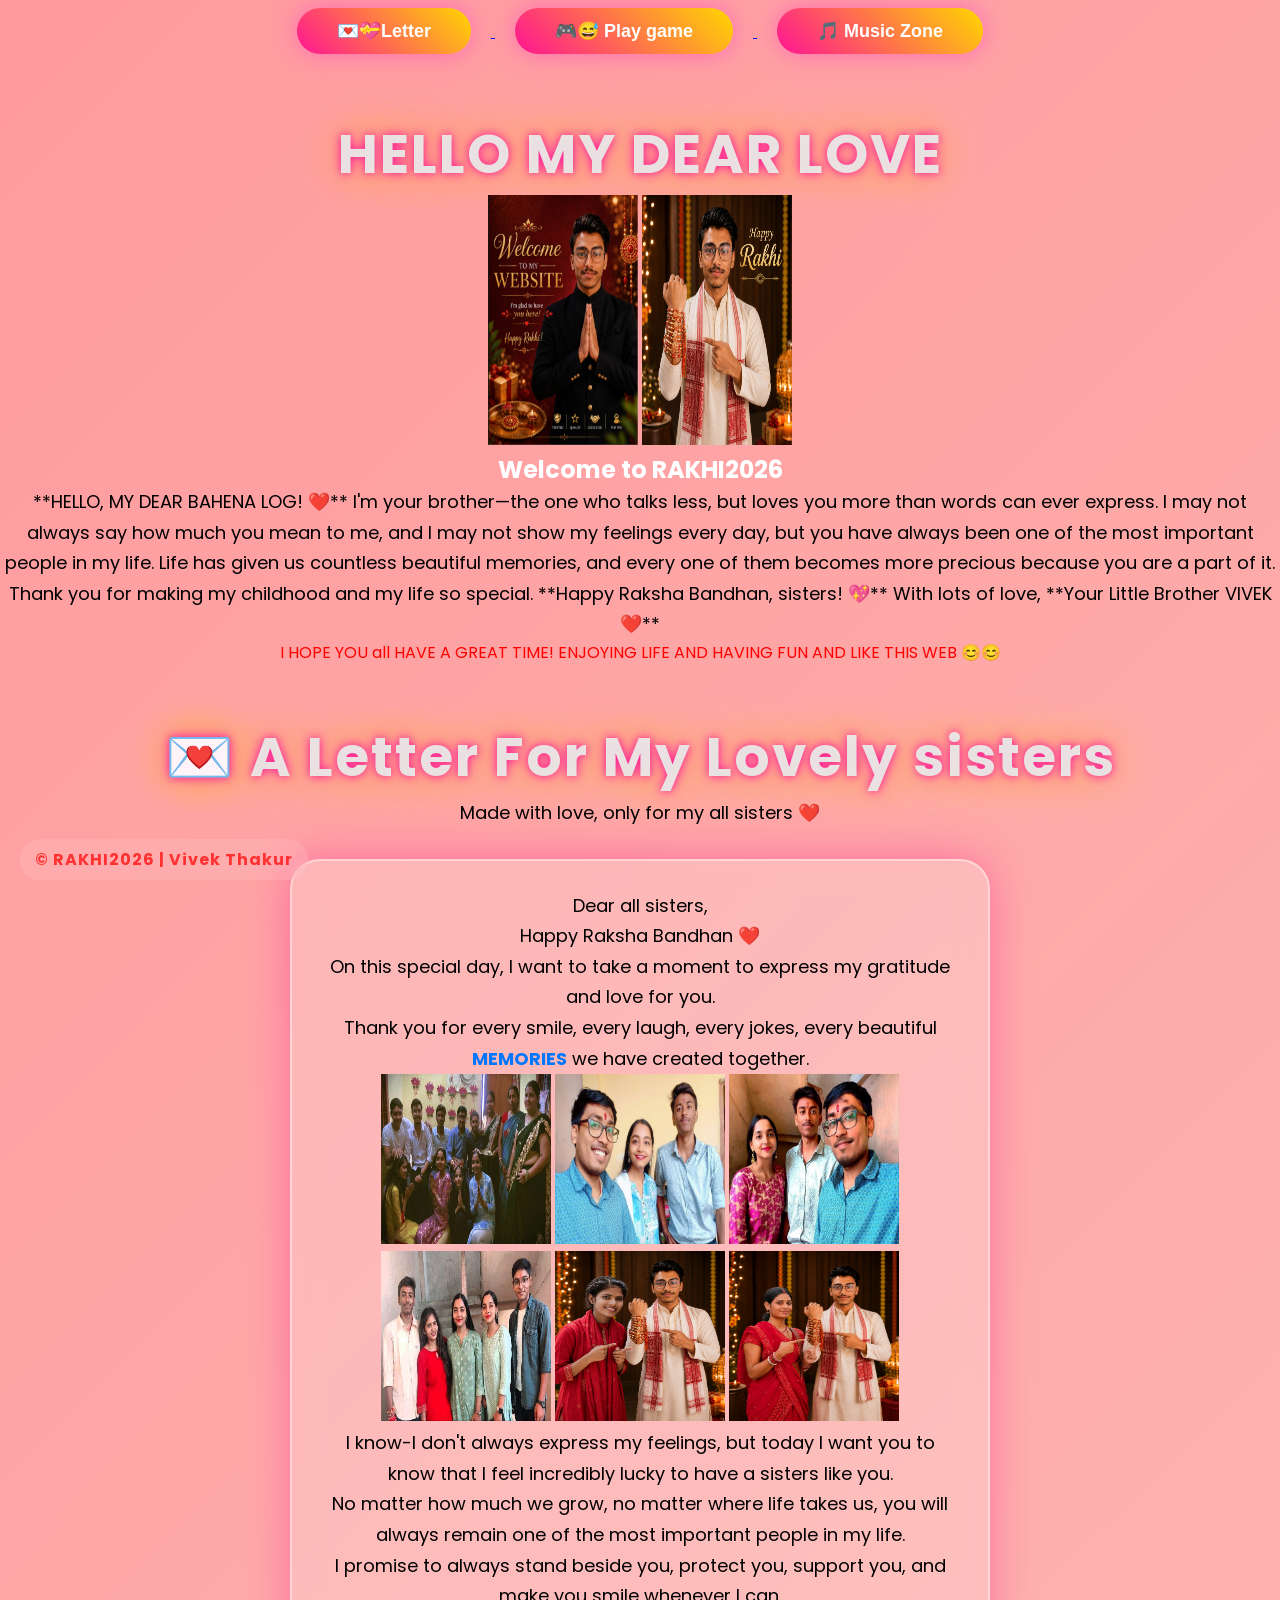
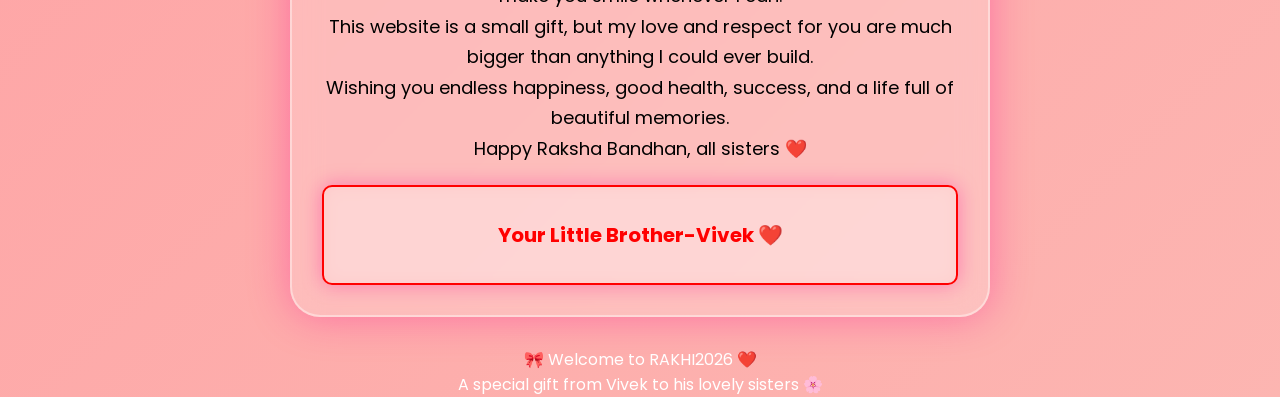
<file: index.html>
<!DOCTYPE html>
<html lang="en">

<head>
    <meta charset="UTF-8">
    <meta name="viewport" content="width=device-width, initial-scale=1.0">
    <link rel="stylesheet" href="style.css">
    <script src="script.js"></script>
    <title>RAKHI2026</title>

     <link rel="icon" type="image/png" href="images/FAVICON.png">
</head>
       
</head>
<a href="#letter">
    <button>💌💝Letter</button>
</a>
</a>
<a href="game.html">
    <button>🎮😅 Play game</button>
</a>
<a href="music.html">
    <button>🎵 Music Zone</button>  
</a>
</a>
<body>
</div>
    <h1>HELLO MY DEAR LOVELY SISTERS</h1>
    <img src="images/tradionalimage3.png" width="150" height="250">
    <img src="images/tradionalimage.png" width="150" height="250">
        <h2>Welcome to RAKHI2026</h2>
        <p>**HELLO, MY DEAR BAHENA LOG! ❤️**

I'm your brother—the one who talks less, but loves you more than words can ever express.

I may not always say how much you mean to me, and I may not show my feelings every day, but you have always been one of the most important people in my life.

Life has given us countless beautiful memories, and every one of them becomes more precious because you are a part of it. Thank you for making my childhood and my life so special.

**Happy Raksha Bandhan, sisters! 💖**

With lots of love,
**Your Little Brother VIVEK  ❤️**
 </p>

    <span style="color: rgb(255, 0, 0); ;"> <h>I HOPE YOU all HAVE A GREAT TIME! ENJOYING LIFE AND HAVING FUN AND LIKE THIS WEB 😊😊</span>

<!-- ================= LETTER SECTION ================= -->

<section id="letter">

    <div class="letter-container">

        <h1 class="letter-title">
            💌 A Letter For My Lovely sisters
        </h1>

        <p class="letter-subtitle">
            Made with love, only for my all sisters ❤️
        </p>

        <div class="letter-card">

            <p class="letter-text">
                Dear all sisters,
            </p>

            <p class="letter-text">
                Happy Raksha Bandhan ❤️
            </p>

            <p class="letter-text">
                On this special day, I want to take a moment to express my gratitude and love for you.
            </p>

            <p class="letter-text">
                Thank you for every smile,
                
                every laugh,
                every jokes,
              every beautiful <span style="color:rgb(0, 119, 255); font-weight: bold;">MEMORIES</span> we have created together.                         
            </p>
            
            <img src="images/sister1.jpg" width="170" height="170">
            <img src="images/sister2.jpg" width="170" height="170">
            <img src="images/sister3.jpg" width="170" height="170">
            <img src="images/sister4.jpg" width="170" height="170">
            <IMG SRC="images/sister5.png"width="170" height="170">
            <IMG SRC="images/sister6.png"width="170" height="170">
            <p class="letter-text">
                I know-I don't always express my feelings,
                but today I want you to know that
                I feel incredibly lucky to have a sisters like you.
            </p>

            <p class="letter-text">
                No matter how much we grow,
                no matter where life takes us,
                you will always remain one of the most important people
                in my life.
            </p>

            <p class="letter-text">
                I promise to always stand beside you,
                protect you,
                support you,
                and make you smile whenever I can.
            </p>

            <p class="letter-text">
                This website is a small gift,
                but my love and respect for you
                are much bigger than anything I could ever build.
            </p>

            <p class="letter-text">
                Wishing you endless happiness,
                good health,
                success,
                and a life full of beautiful memories.
            </p>

            <p class="letter-text">
                Happy Raksha Bandhan, all sisters ❤️
            </p>

            <h2 class="signature" style="color: red;">Your Little Brother-Vivek ❤️</h2>

        </div>

    </div>

</section>


<div class="watermark">
    © RAKHI2026 | Vivek Thakur
</div>

</body>
</html>
</file>
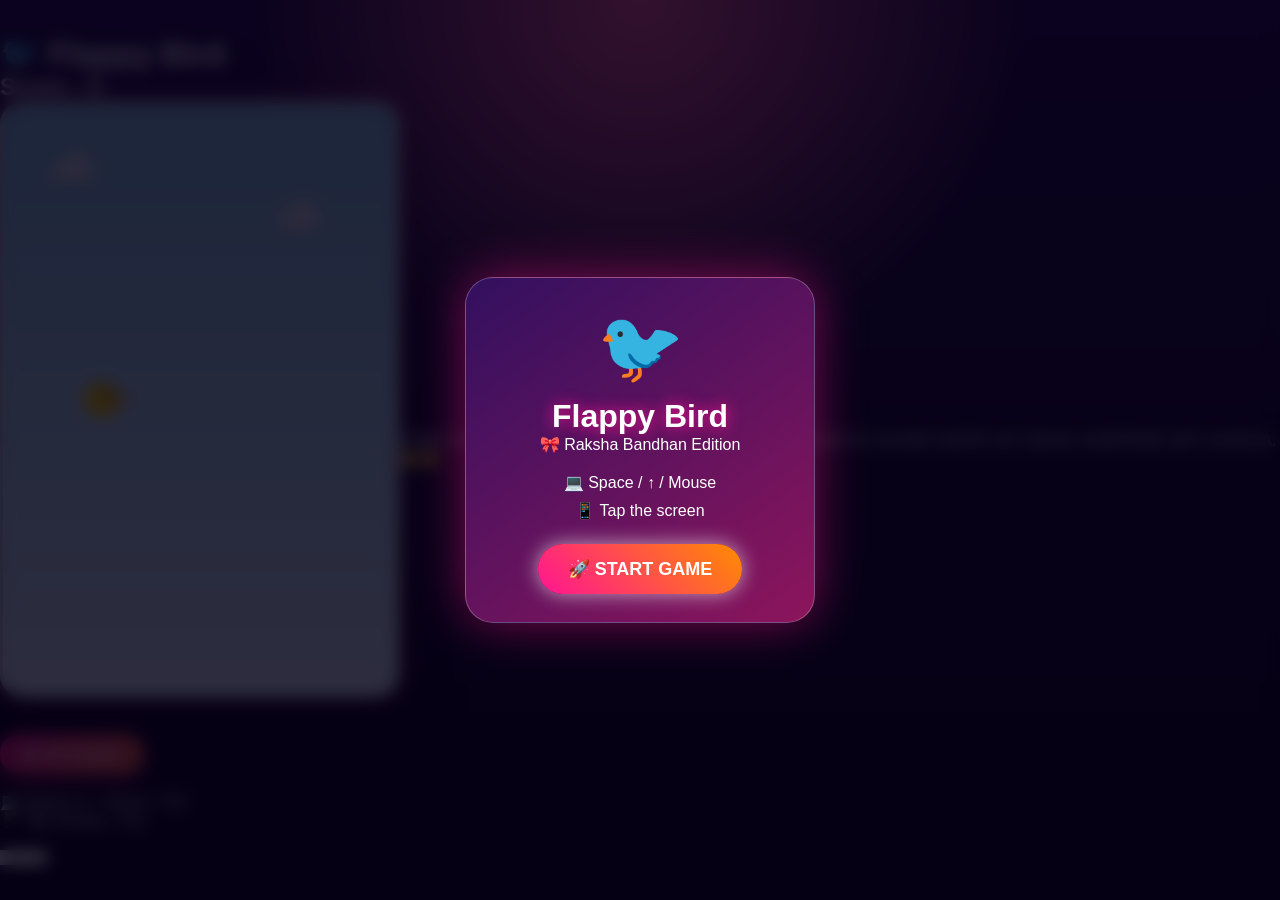
<file: flappybird.html>
<!DOCTYPE html>
<html lang="en">

<head>
    <meta charset="UTF-8">
    <meta name="viewport" content="width=device-width, initial-scale=1.0">
    <title>Flappy Bird</title>

    <link rel="stylesheet" href="flappybird.css">
</head>

<body>

<div class="game">

    <h1>🐦 Flappy Bird</h1>

    <h2>Score : <span id="score">0</span></h2>

    <canvas id="gameCanvas" width="400" height="600"></canvas>

    <br><br>

    <button id="startBtn">▶ Start game</button>

    <button id="restartBtn">🔄 Restart</button>

    <br><br>

    <p>💻 Space or ↑ Arrow = Fly</p>
    <p>📱 Tap Screen = Fly</p>

    <br>

    <a href="game.html">
        <button>⬅ Back</button>
    </a>

</div>
<div id="popup" class="popup">
    ESME AACHA SCORE KARKE DIKHANA🤣🤣🤣🤣🤣
    AGAR 25 SCORE KARTE HO TAB EK SURPRISE GIFT AAYEGA.😊😊

</div>

<script src="flappybird.js"></script>

</body>
</html>
</file>
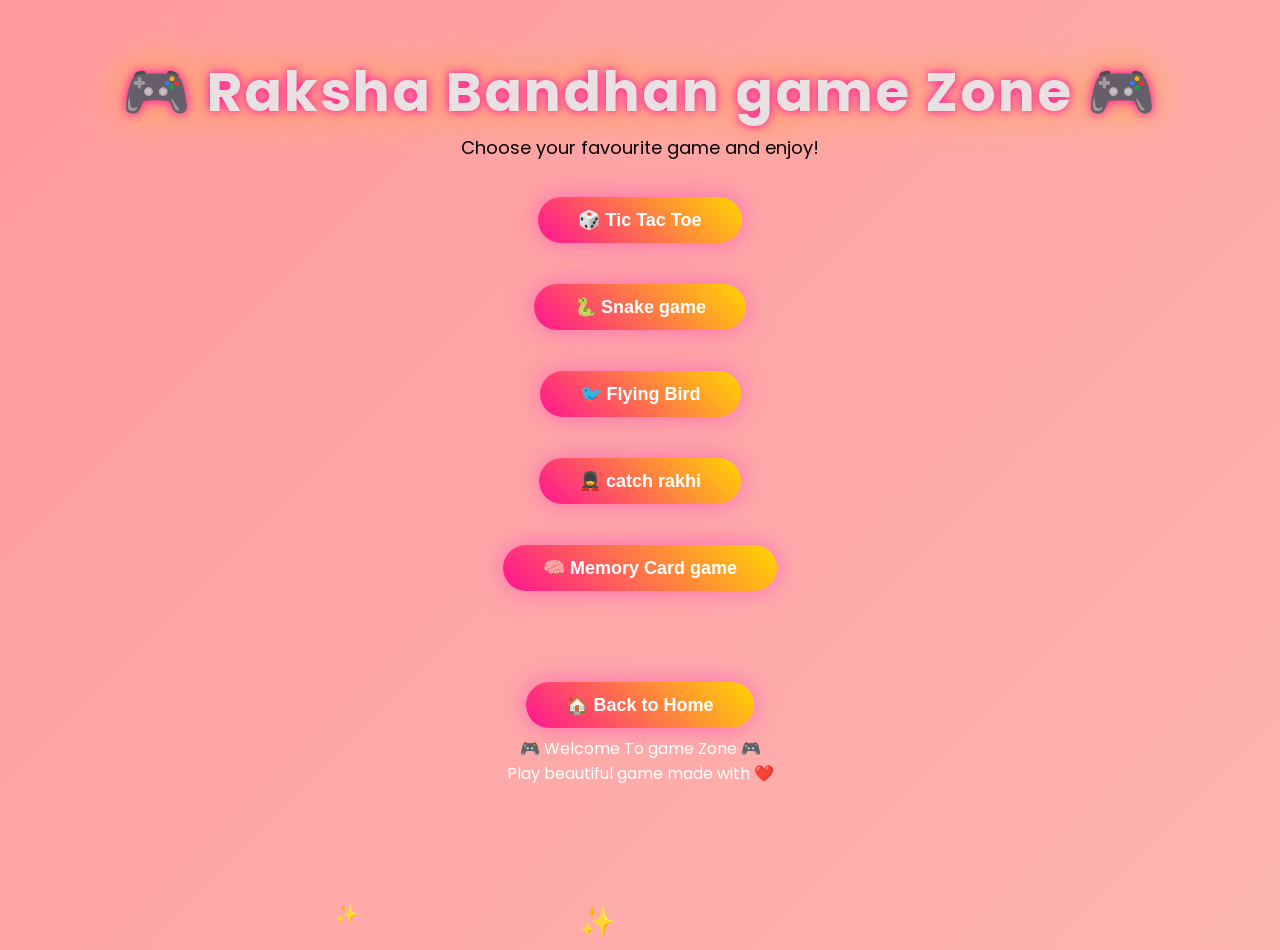
<file: game.html>
<!DOCTYPE html>
<html lang="en">

<head>
    <meta charset="UTF-8">
    <meta name="viewport" content="width=device-width, initial-scale=1.0">
    <title>game Zone</title>

    <link rel="stylesheet" href="style.css">
    
</head>

<body>

    <h1>🎮 Raksha Bandhan game Zone 🎮</h1>

    <p>Choose your favourite game and enjoy!</p>

    <br>

    <a href="tictactoe.html">
        <button>🎲 Tic Tac Toe</button>
    </a>

    <br><br>

    <a href="snake.html">
        <button>🐍 Snake game</button>
    </a>

    <br><br>

    <a href="flappybird.html">
        <button>🐦 Flying Bird</button>
    </a>

    <br><br>

    <a href="rakhiguardian.html">
        <button>💂‍♀️ catch rakhi</button>
    </a>

    <br><br>

    <a href="memory.html">
        <button>🧠 Memory Card game</button>
    </a>

    <br><br>

   <br><br>

    <a href="index.html">
        <button>🏠 Back to Home</button>
        
    </a>

<script src="game.js"></script>
<script src="rakhiguardian.js"></script>

</body>
</html>
</file>
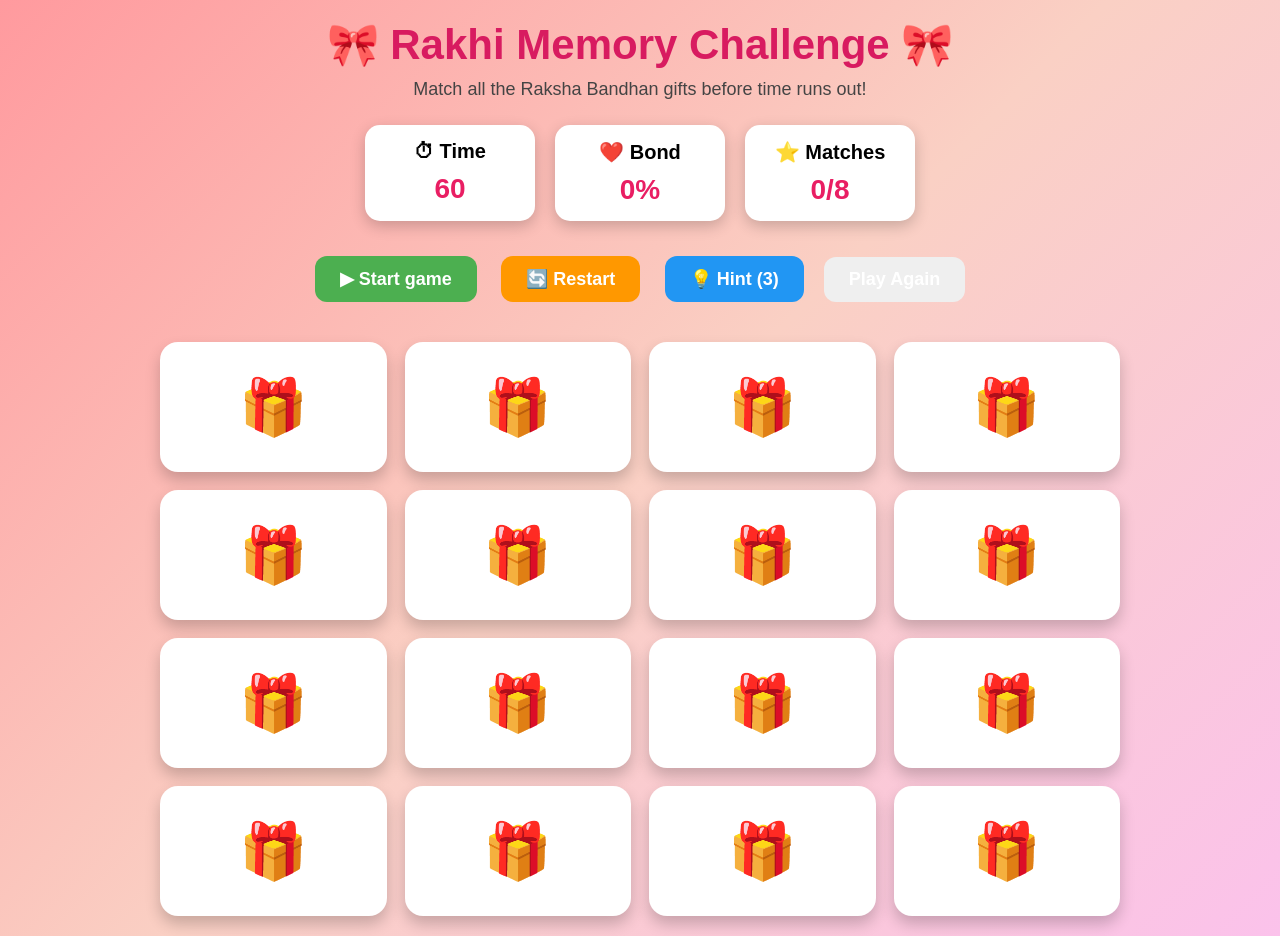
<file: memory.html>
<!DOCTYPE html>
<html lang="en">

<head>

    <meta charset="UTF-8">

    <meta name="viewport" content="width=device-width, initial-scale=1.0">

    <title>Rakhi Memory Challenge</title>

    <link rel="stylesheet" href="memory.css">

</head>

<body>

    <div class="container">

        <h1>🎀 Rakhi Memory Challenge 🎀</h1>

        <p class="subtitle">
            Match all the Raksha Bandhan gifts before time runs out!
        </p>

        <!-- Top Info -->

        <div class="top-bar">

            <div class="box">

                ⏱ Time

                <span id="timer">
                    60
                </span>

            </div>

            <div class="box">

                ❤️ Bond

                <span id="bond">
                    0%
                </span>

            </div>

            <div class="box">

                ⭐ Matches

                <span id="matches">
                    0/8
                </span>

            </div>

        </div>

        <!-- Buttons -->

        <div class="buttons">

            <button id="startBtn">

                ▶ Start game

            </button>

            <button id="restartBtn">

                🔄 Restart

            </button>

            <button id="hintBtn">

                💡 Hint (3)
                <button id="playAgainBtn">
    Play Again


            </button>

        </div>

        <!-- Memory Grid -->

        <div id="gameBoard" class="game-board">

        </div>

    </div>
<!-- =========================
        RESULT POPUP
========================= -->

<div id="popup" class="popup">

    <div class="popup-box">

        <h1 id="popupTitle"></h1>

        <p id="popupMessage"></p>

        <h2 id="popupStars"></h2>

        <button id="playAgainBtn">

            🔄 Play Again

        </button>

    </div>

</div>
    <script src="memory.js"></script>

</body>

</html>
</file>
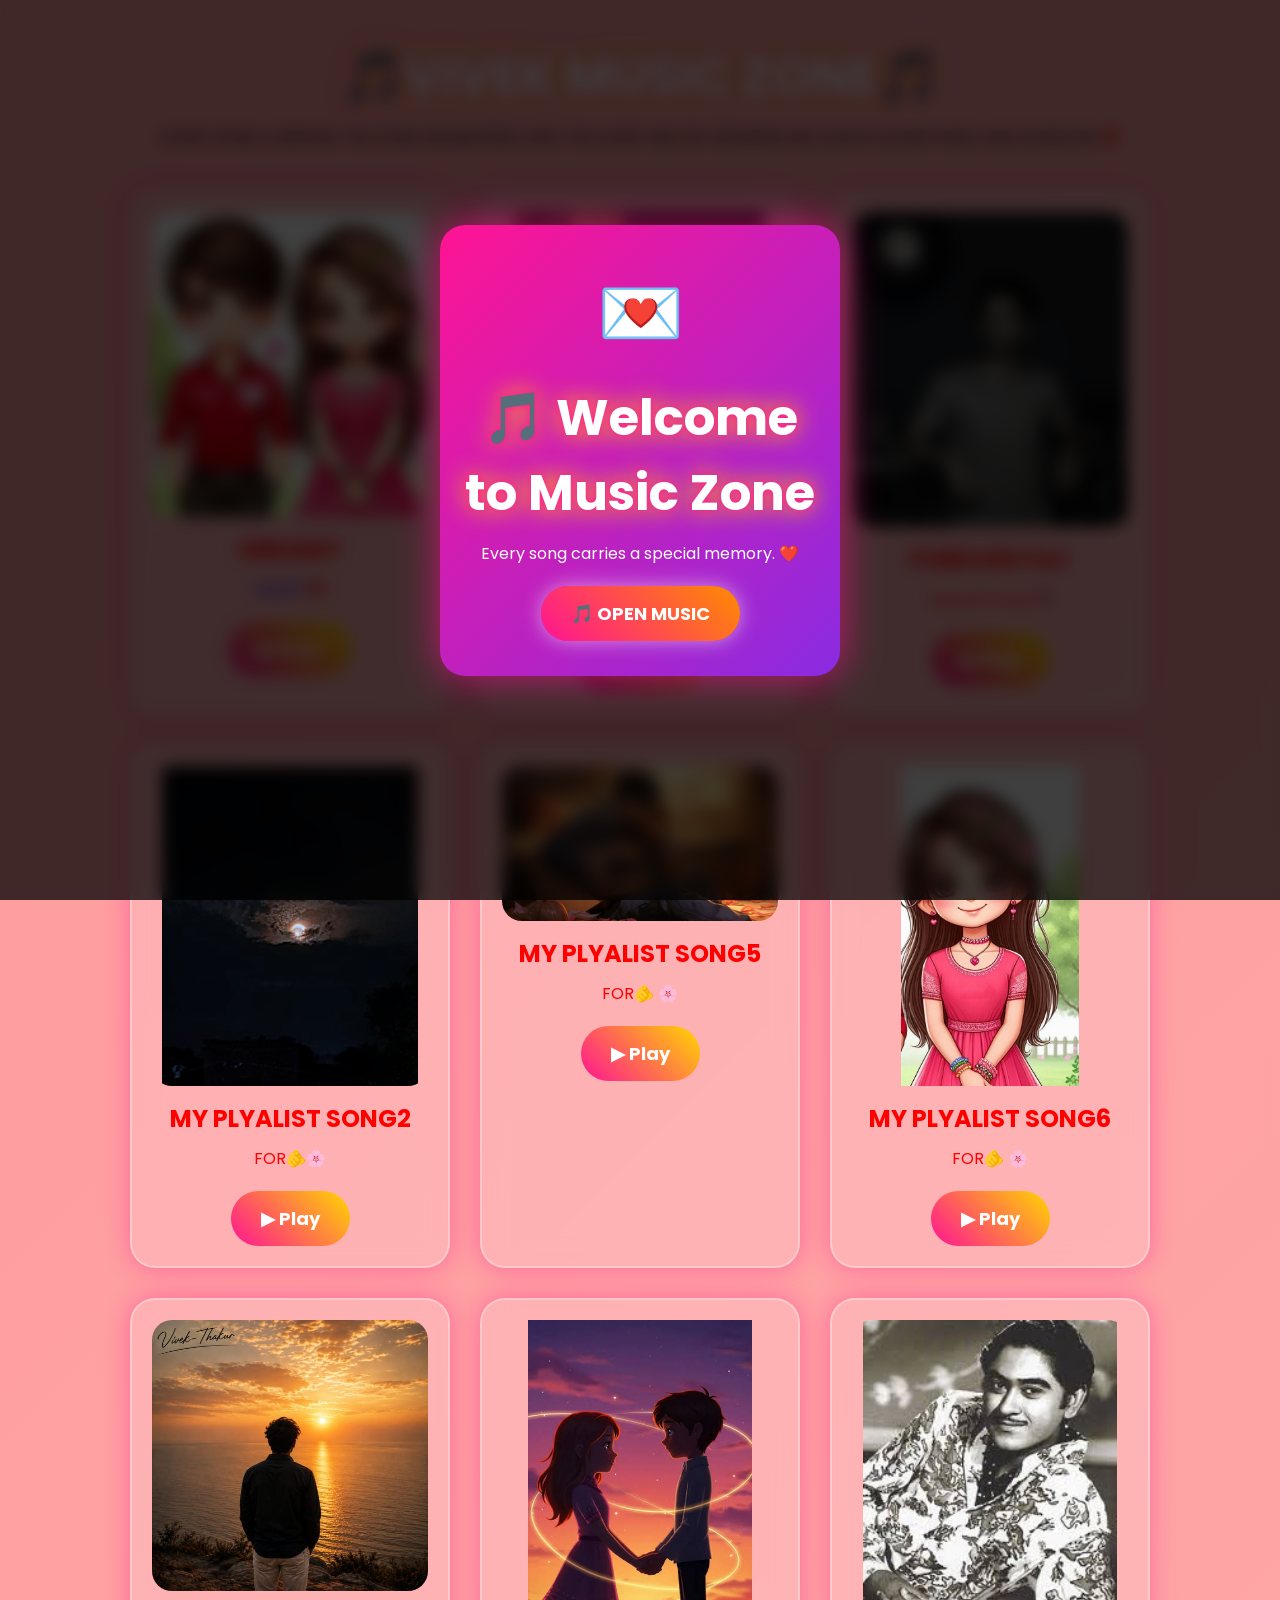
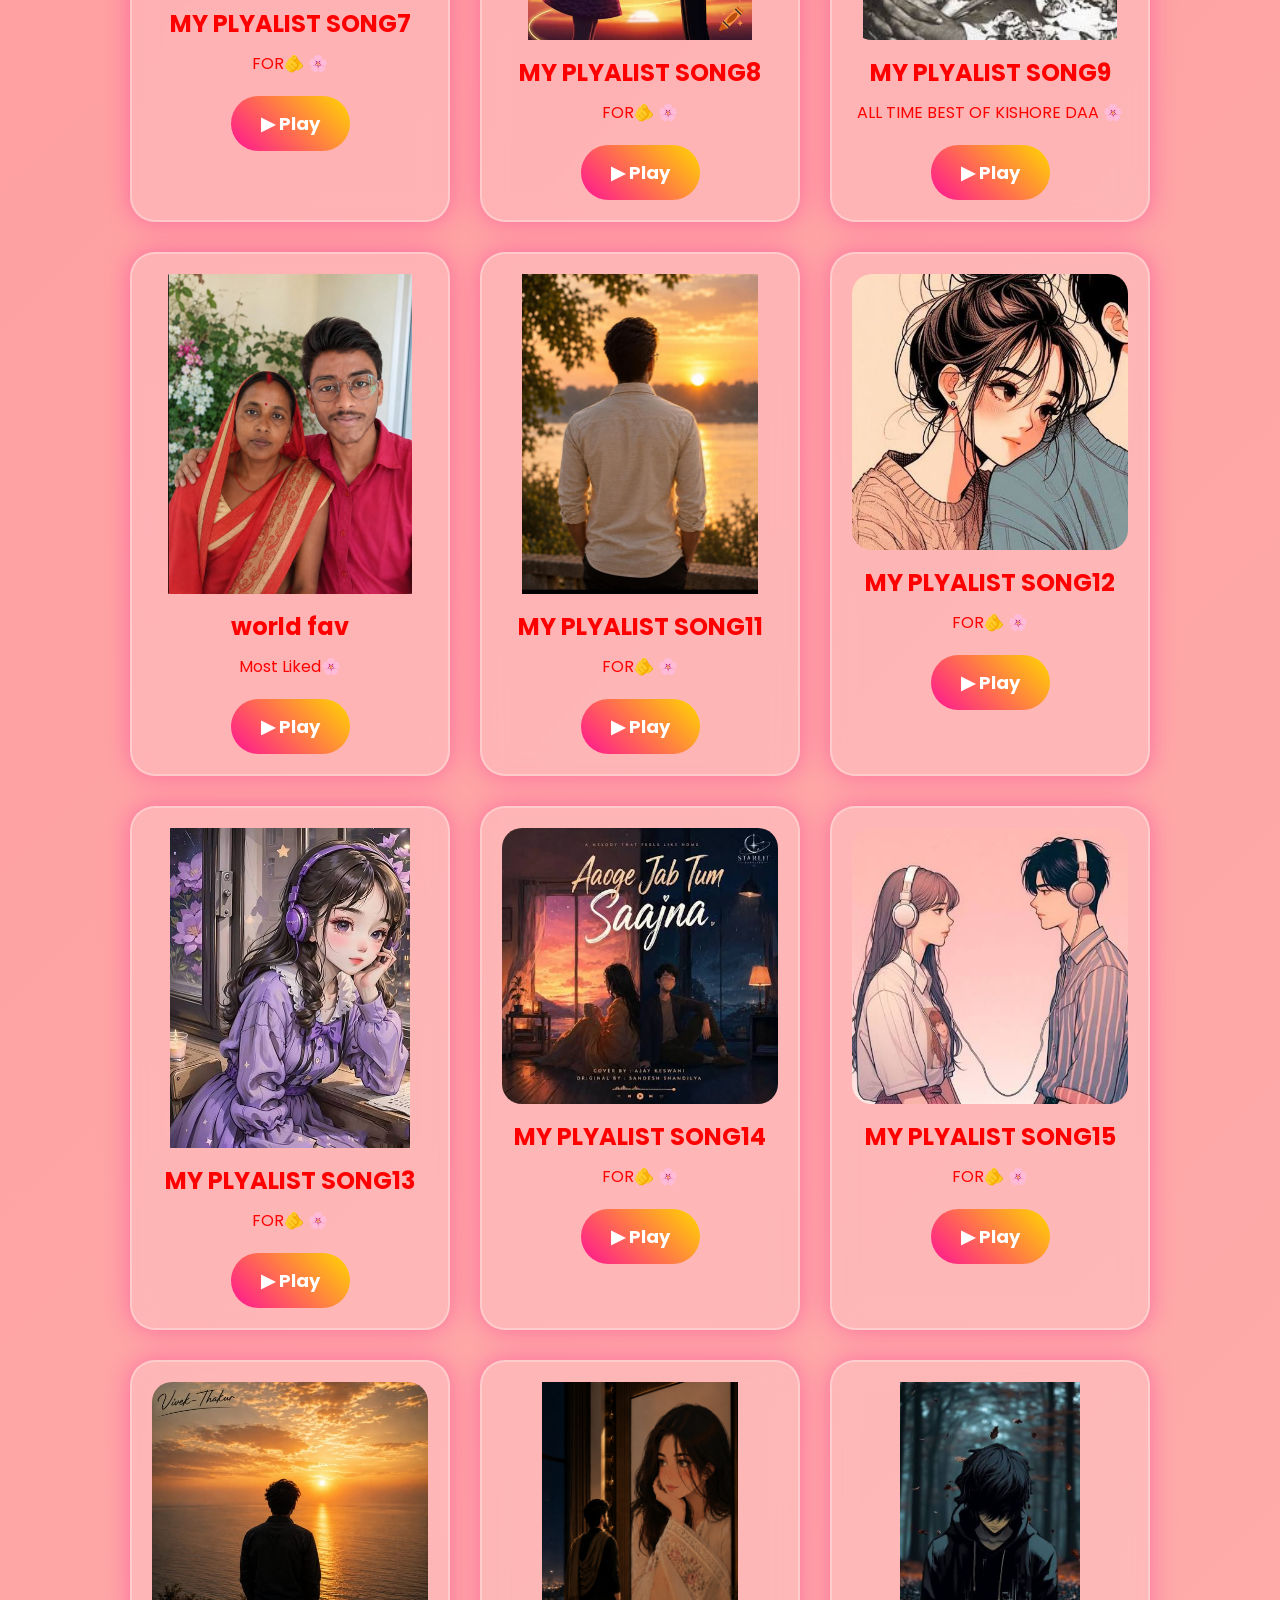
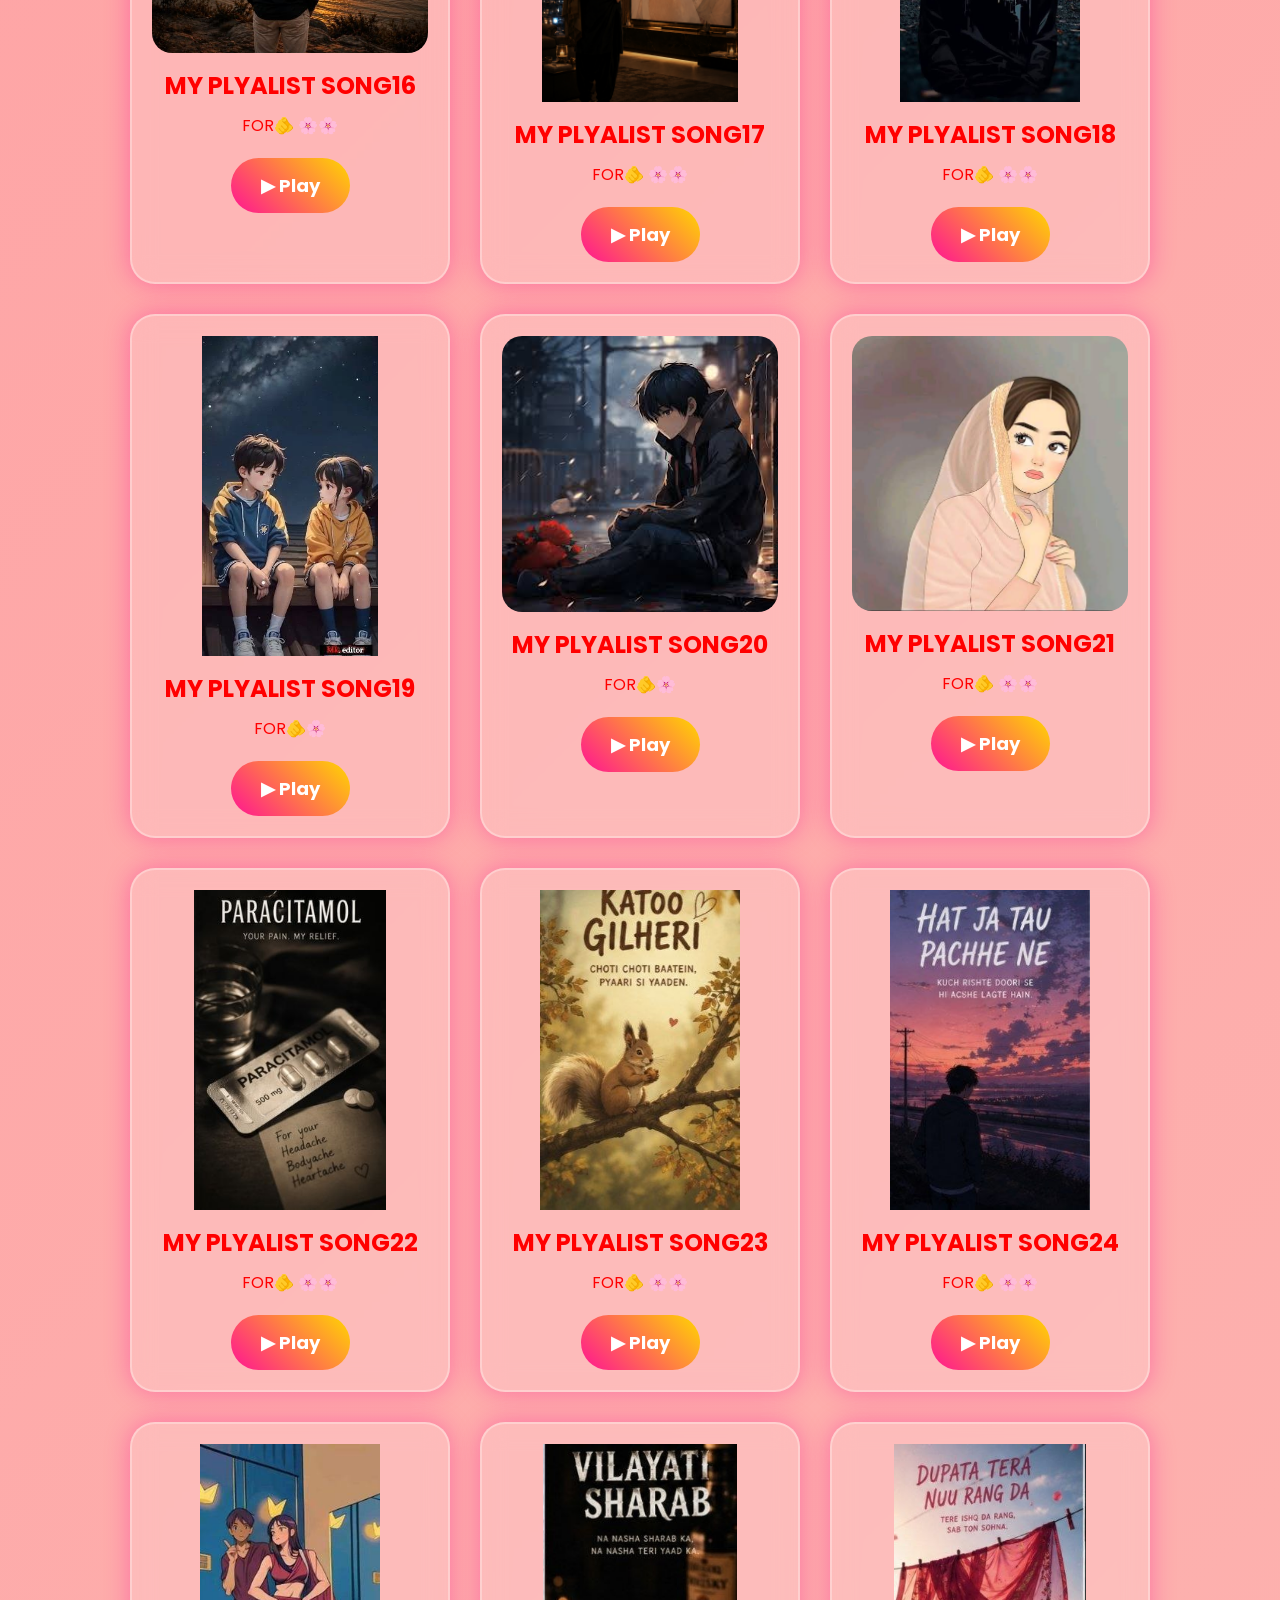
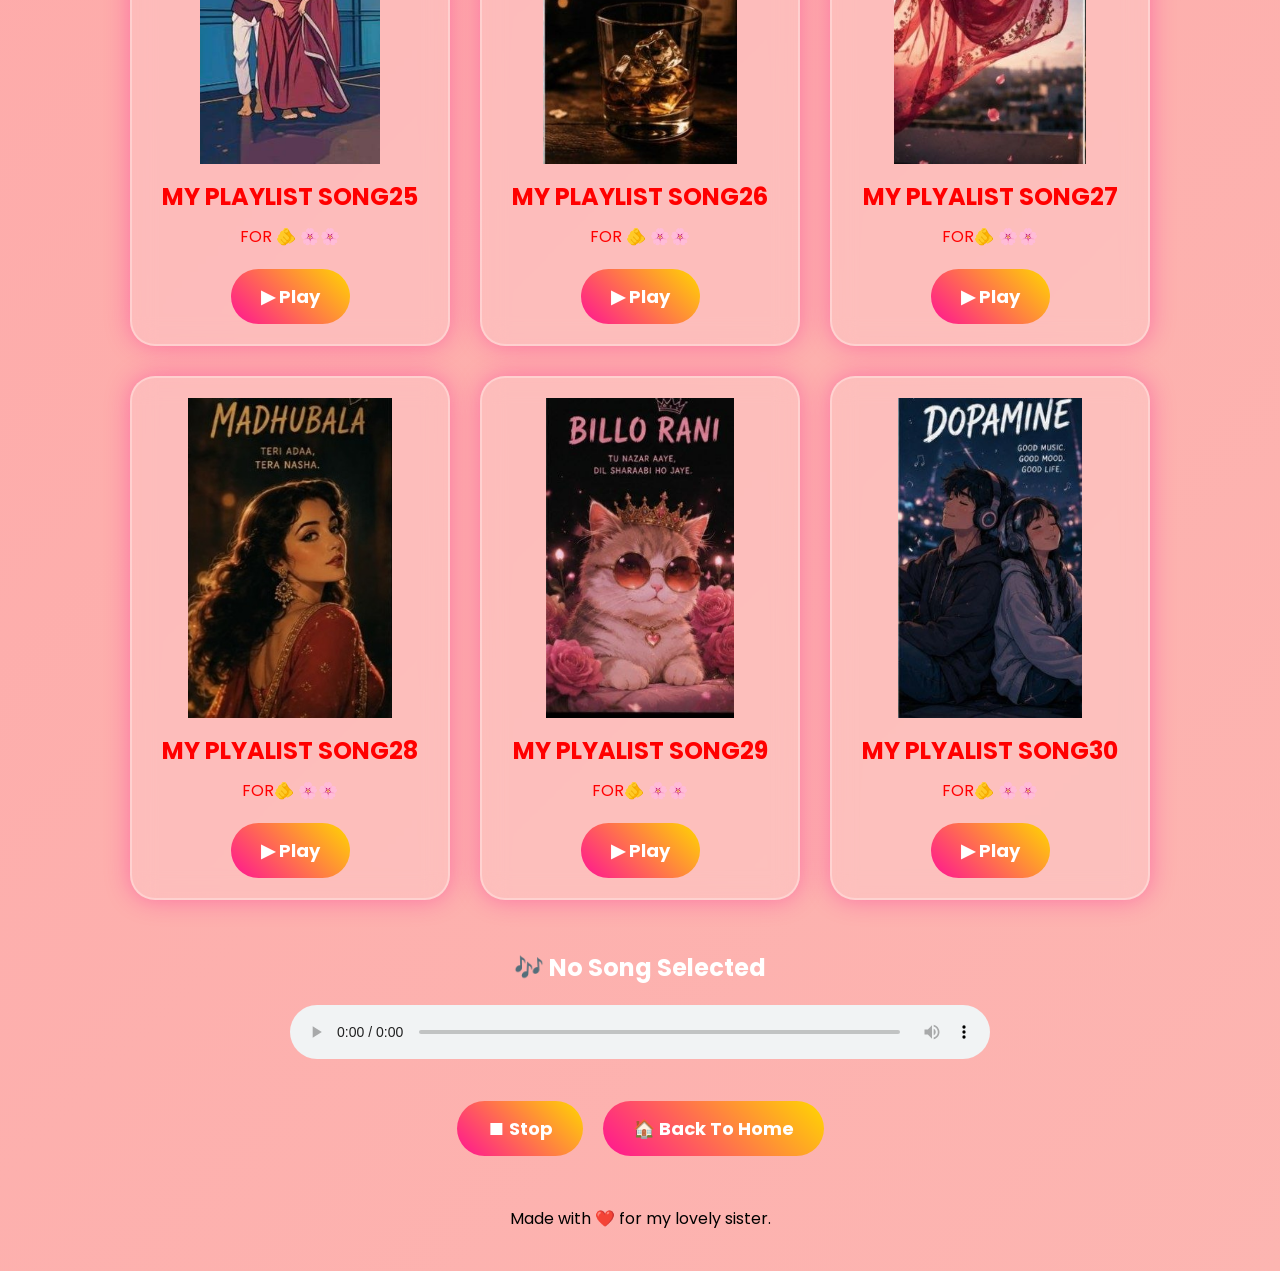
<file: music.html>
<!DOCTYPE html>
<html lang="en">

<head>

    <meta charset="UTF-8">
    <meta name="viewport" content="width=device-width, initial-scale=1.0">

    <title>🎵 Music Zone</title>

    <link rel="stylesheet" href="music.css">

</head>

<body>

    <!-- Header -->

    <header>

        <h1>🎵VIVEK MUSIC ZONE🎵</h1>

        <p>
           EVERY SONG CARRYIES THE SOME MEMMORIES AND THE EVERY MELODY REMINDS ME ALWAYS SOMETHING AND SOMEONE.❤️
        </p>

    </header>



    <!-- Music ards -->
     <!--MUSIC 1-->

    <section class="music-container">

        

        <div class="music-card">

            <img src="images/song1.jpeg"alt="Song Cover">

            <h2 style="color: rgb(255, 0, 0);">DREAMY</h2>

            <p style="color:blue;">HEART❤️</p>

          <button class="play-btn" data-song="playlist/MUSIC1.m4a">
    ▶ PLAY
</button>
        </div>


        <!-- Song 2 -->

        <div class="music-card">

            <img src="images/song2.jpg" alt="Song Cover">

            <h2 style="color: rgb(255, 0, 0);">SPECIAL FOR YOU ALL</h2>

            <p style="color: rgb(255, 0, 0);">made by me for you 🌸</p>

            <button class="play-btn" data-song="playlist/MUSIC2.mpeg">
    ▶ PLAY
</button>

        </div>



        <!-- Song 3 -->

        <div class="music-card">

            <img src="images/song3.jpeg" alt="Song Cover">

            <h2 style="color: rgb(255, 0, 0);">FOREVER FAV</h2>

            <p style="color: rgb(255, 0, 0);">Special Song 💖</p>

            <button class="play-btn"
                data-song="playlist/MUSIC3.m4a">
                ▶ Play
            </button>

        </div>
        <!-- Song 4 -->

        <div class="music-card">

            <img src="images/song4.jpeg" alt="Song Cover">

            
            <h2 style="color: rgb(255, 0, 0)    ;">MY PLYALIST SONG2 </h2>

            <p style="color: rgb(255, 0, 0);"> FOR🫵🌸</p>

            <button class="play-btn"
                data-song="playlist/MUSIC4.m4a">
                ▶ Play
            </button>

        </div>
        <!-- Song 5 -->
    <div class="music-card">

            <img src="images/song5.avif" alt="Song Cover">

            
            <h2 style="color: rgb(255, 0, 0)    ;">MY PLYALIST SONG5 </h2>

            <p style="color: rgb(255, 0, 0);"> FOR🫵  🌸</p>

            <button class="play-btn"
                data-song="playlist/MUSIC5.m4a">
                ▶ Play
            </button>

        </div>
        <!-- Song 6 -->
        <div class="music-card">

            <img src="images/song6.jpeg" alt="Song Cover">

            
            <h2 style="color: rgb(255, 0, 0)    ;">MY PLYALIST SONG6 </h2>

            <p style="color: rgb(255, 0, 0);"> FOR🫵  🌸</p>

            <button class="play-btn"
                data-song="playlist/MUSIC6.mp3">
                ▶ Play
            </button>

        </div>

        <!-- Song 7 -->
        <div class="music-card">

            <img src="images/song7.jpeg" alt="Song Cover">

            
            <h2 style="color: rgb(255, 0, 0)    ;">MY PLYALIST SONG7 </h2>

            <p style="color: rgb(255, 0, 0);"> FOR🫵  🌸</p>

            <button class="play-btn"
                data-song="playlist/MUSIC7.m4a">
                ▶ Play
            </button>

        </div>

        <!-- Song 8 -->
        <div class="music-card">

            <img src="images/song8.jpg" alt="Song Cover">

            
            <h2 style="color: rgb(255, 0, 0)    ;">MY PLYALIST SONG8 </h2>

            <p style="color: rgb(255, 0, 0);"> FOR🫵  🌸</p>

            <button class="play-btn"
                data-song="playlist/MUSIC8.mpeg">
                ▶ Play
            </button>

        </div>

        <!-- Song 9 -->
        <div class="music-card">

            <img src="images/song9.jpg" alt="Song Cover">

            
            <h2 style="color: rgb(255, 0, 0)    ;">MY PLYALIST SONG9</h2>

            <p style="color: rgb(255, 0, 0);">ALL TIME BEST OF KISHORE DAA 🌸</p>

            <button class="play-btn"
                data-song="playlist/MUSIC9.m4a">
                ▶ Play
            </button>

        </div>

        <!-- Song 10 --> 
        <div class="music-card">

            <img src="images/song10.jpeg" alt="Song Cover">

            
            <h2 style="color: rgb(255, 0, 0)    ;">world fav </h2>

            <p style="color: rgb(255, 0, 0);">Most Liked🌸</p>

            <button class="play-btn"
                data-song="playlist/MUSIC10.m4a">
                ▶ Play
            </button>
        </div>

        <!-- Song 11 -->
        <div class="music-card">

            <img src="images/song11.jpeg" alt="Song Cover">

            
            <h2 style="color: rgb(255, 0, 0)    ;">MY PLYALIST SONG11 </h2>

            <p style="color: rgb(255, 0, 0);"> FOR🫵  🌸</p>

            <button class="play-btn"
                data-song="playlist/MUSIC11.m4a">
                ▶ Play
            </button>

        </div>

        <!-- Song 12 -->
        <div class="music-card">

            <img src="images/song12.jpg" alt="Song Cover">

            
            <h2 style="color: rgb(255, 0, 0)    ;">MY PLYALIST SONG12 </h2>

            <p style="color: rgb(255, 0, 0);"> FOR🫵  🌸</p>

            <button class="play-btn"
                data-song="playlist/MUSIC12.m4a">
                ▶ Play
            </button>

        </div>

        <!-- Song 13 -->
        <div class="music-card">

            <img src="images/song13.jpg" alt="Song Cover">

            
            <h2 style="color: rgb(255, 0, 0)    ;">MY PLYALIST SONG13 </h2>

            <p style="color: rgb(255, 0, 0);"> FOR🫵  🌸</p>

            <button class="play-btn"
                data-song="playlist/MUSIC13.m4a">
                ▶ Play
            </button>

        </div>
      
         <!-- Song 14 -->
        <div class="music-card">

            <img src="images/song14.jpg" alt="Song Cover">

            
            <h2 style="color: rgb(255, 0, 0)    ;">MY PLYALIST SONG14 </h2>

            <p style="color: rgb(255, 0, 0);"> FOR🫵  🌸</p>

             <button class="play-btn"
            data-song="playlist/MUSIC14.m4a">
            ▶ Play
        </button> 

        </div>

   

    <!-- song 15 -->

    <div class="music-card">

        <img src="images/SONG15.jpg" alt="Song Cover">

        <h2 style="color: rgb(255, 0, 0)    ;">MY PLYALIST SONG15 </h2>

        <p style="color: rgb(255, 0, 0);"> FOR🫵  🌸</p>

      <button class="play-btn"
            data-song="playlist/MUSIC15.m4a">
            ▶ Play
        </button>  

    </div>

     <!-- Song 16 -->
        <div class="music-card">

            <img src="images/SONG16.jpeg" alt="Song Cover">

            
            <h2 style="color: rgb(255, 0, 0)    ;">MY PLYALIST SONG16</h2>

            <p style="color: rgb(255, 0, 0);">FOR🫵  🌸🌸</p>

            <button class="play-btn"
                data-song="playlist/MUSIC16.m4a">
                ▶ Play
            </button>

        </div>


         <!-- Song 17 -->
        <div class="music-card">

            <img src="images/SONG17.png" alt="Song Cover">

            
            <h2 style="color: rgb(255, 0, 0)    ;">MY PLYALIST SONG17</h2>

            <p style="color: rgb(255, 0, 0);">FOR🫵  🌸🌸</p>

            <button class="play-btn"
                data-song="playlist/MUSIC17.m4a">
                ▶ Play
            </button>

        </div>


         <!-- Song 18 -->
        <div class="music-card">

            <img src="images/SONG18.jpg" alt="Song Cover">

            
            <h2 style="color: rgb(255, 0, 0)    ;">MY PLYALIST SONG18</h2>

            <p style="color: rgb(255, 0, 0);">FOR🫵  🌸🌸</p>

            <button class="play-btn"
                data-song="playlist/MUSIC18.m4a">
                ▶ Play
            </button>

        </div>


         <!-- Song 19 -->
        <div class="music-card">

            <img src="images/SONG19.jpg" alt="Song Cover">

            
            <h2 style="color: rgb(255, 0, 0)    ;">MY PLYALIST SONG19</h2>
                        <p style="color: rgb(255, 0, 0);">FOR🫵🌸</p>
            <button class="play-btn"
                data-song="playlist/MUSIC19.m4a">
                ▶ Play
            </button>

        </div>
        
       

         <!-- Song 20 -->
        <div class="music-card">

            <img src="images/SONG20.jpg" alt="Song Cover">

            
            <h2 style="color: rgb(255, 0, 0)    ;">MY PLYALIST SONG20</h2>

            <p style="color: rgb(255, 0, 0);">FOR🫵🌸</p>

            <button class="play-btn"
                data-song="playlist/MUSIC20.m4a">
                ▶ Play
            </button>

        </div>

         <!-- Song 21 -->
        <div class="music-card">

            <img src="images/SONG21.jpg"alt="Song Cover">

            
            <h2 style="color: rgb(255, 0, 0)    ;">MY PLYALIST SONG21</h2>

            <p style="color: rgb(255, 0, 0);">FOR🫵  🌸🌸</p>

            <button class="play-btn"
                data-song="playlist/MUSIC21.mp3">
                ▶ Play
            </button>

        </div>


         <!-- Song 22 -->
        <div class="music-card">

            <img src="images/SONG22.jpg"alt="Song Cover">

            
            <h2 style="color: rgb(255, 0, 0)    ;">MY PLYALIST SONG22</h2>

            <p style="color: rgb(255, 0, 0);">FOR🫵  🌸🌸</p>

            <button class="play-btn"
                data-song="playlist/MUSIC22.m4a">
                ▶ Play
            </button>

        </div>


         <!-- Song 23 -->
        <div class="music-card">

            <img src="images/SONG23.jpg" alt="Song Cover">

            
            <h2 style="color: rgb(255, 0, 0)    ;">MY PLYALIST SONG23</h2>

            <p style="color: rgb(255, 0, 0);">FOR🫵  🌸🌸</p>

            <button class="play-btn"
                data-song="playlist/MUSIC23.m4a">
                ▶ Play
            </button>

        </div>


         <!-- Song 24  -->
        <div class="music-card">

            <img src="images/SONG24.jpg" alt="Song Cover">

            
            <h2 style="color: rgb(255, 0, 0)    ;">MY PLYALIST SONG24</h2>

            <p style="color: rgb(255, 0, 0);">FOR🫵  🌸🌸</p>

            <button class="play-btn"
                data-song="playlist/MUSIC24.m4a">
                ▶ Play
            </button>

        </div>


      <!-- Song 25 -->
<div class="music-card">

    <img src="images/SONG25.jpg" alt="Song Cover">

    <h2 style="color: rgb(255, 0, 0);">
        MY PLAYLIST SONG25
    </h2>

    <p style="color: rgb(255, 0, 0);">
        FOR 🫵 🌸🌸
    </p>

    <button class="play-btn"
        data-song="playlist/MUSIC25.m4a">
        ▶ Play
    </button>

</div>


<!-- Song 26 -->
<div class="music-card">

    <img src="images/SONG26.jpg" alt="Song Cover">

    <h2 style="color: rgb(255, 0, 0);">
        MY PLAYLIST SONG26
    </h2>

    <p style="color: rgb(255, 0, 0);">
        FOR 🫵 🌸🌸
    </p>

    <button class="play-btn"
        data-song="playlist/MUSIC26.m4a">
        ▶ Play
    </button>

</div>
         <!-- Song 27 -->
        <div class="music-card">

            <img src="images/SONG27.jpg" alt="Song Cover">

            
            <h2 style="color: rgb(255, 0, 0)    ;">MY PLYALIST SONG27</h2>

            <p style="color: rgb(255, 0, 0);">FOR🫵  🌸🌸</p>

            <button class="play-btn"
                data-song="playlist/MUSIC27.mp3">
                ▶ Play
            </button>

        </div>


         <!-- Song 28 -->
        <div class="music-card">

            <img src="images/SONG28.jpg" alt="Song Cover">

            
            <h2 style="color: rgb(255, 0, 0)    ;">MY PLYALIST SONG28</h2>

            <p style="color: rgb(255, 0, 0);">FOR🫵  🌸🌸</p>

            <button class="play-btn"
                data-song="playlist/MUSIC28.m4a">
                ▶ Play
            </button>

        </div>


         <!-- Song 29 -->
        <div class="music-card">

            <img src="images/SONG29.jpg" alt="Song Cover">

            
            <h2 style="color: rgb(255, 0, 0)    ;">MY PLYALIST SONG29</h2>

            <p style="color: rgb(255, 0, 0);">FOR🫵  🌸🌸</p>

            <button class="play-btn"
                data-song="playlist/MUSIC29.mp3">
                ▶ Play
            </button>

        </div>


         <!-- Song 30 -->
        <div class="music-card">

            <img src="images/SONG30.jpg" alt="Song Cover">

            
            <h2 style="color: rgb(255, 0, 0)    ;">MY PLYALIST SONG30</h2>

            <p style="color: rgb(255, 0, 0);">FOR🫵  🌸🌸</p>

            <button class="play-btn"
                data-song="playlist/MUSIC30.m4a">
                ▶ Play
            </button>

        </div>

     </section>
   


    <!-- Audio Player -->

    <section class="player">

        <h2 id="currentSong">

            🎶 No Song Selected

        </h2>

        <audio id="audioPlayer" controls>

            Your browser doesn't support audio.

        </audio>

    </section>



    <!-- Buttons -->

    <div class="bottom-buttons">

        <button id="stopBtn">

            ⏹ Stop

        </button>

        <button id="homeBtn"
            onclick="window.location.href='../index.html'">

            🏠 Back To Home

        </button>

    </div>



    <!-- Footer -->

    <footer>

        Made with ❤️ for my lovely sister.

    </footer>



    <script src="music.js"></script>

</body>

</html>
</file>
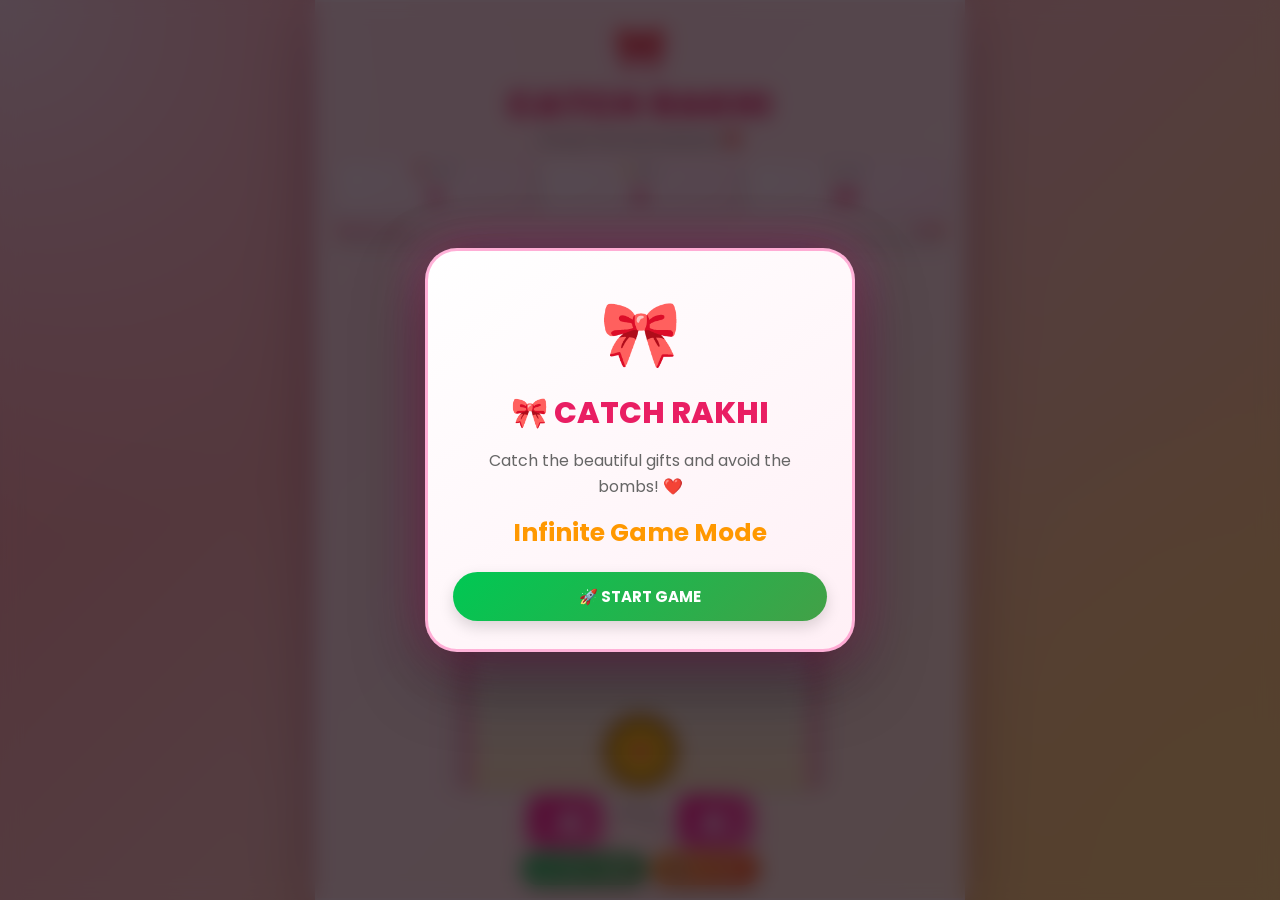
<file: rakhiguardian.html>
<!DOCTYPE html>
<html lang="en">

<head>
    <meta charset="UTF-8">
    <meta name="viewport" content="width=device-width, initial-scale=1.0">

    <title>CATCH RAKHI 🎀</title>

    <link rel="stylesheet" href="rakhiguardian.css">
</head>

<body>

    <main class="game-container">

        <!-- HEADER -->
        <header class="game-header">

            <div class="rakhi-icon">🎀</div>

            <h1>CATCH RAKHI</h1>

            <p class="subtitle">
                Protect the Sacred Bond ❤️
            </p>

        </header>


        <!-- COMPACT GAME HUD -->
        <section class="game-hud">

            <div class="hud-item">
                <span>❤️ Score</span>
                <strong id="score">0</strong>
            </div>

            <div class="hud-item">
                <span>⭐ Best</span>
                <strong id="highscore">0</strong>
            </div>

            <div class="hud-item">
                <span>⏳ Time</span>
                <strong id="timer">30</strong>
            </div>

        </section>


        <!-- LOVE METER -->
        <section class="love-section">

            <div class="love-label">
                <span>💖 Sister Love</span>
                <span>300 ❤️</span>
            </div>

            <div class="meter">
                <div id="loveMeter"></div>
            </div>

        </section>


        <!-- GAME AREA -->
        <section class="game-area">

            <canvas
                id="gameCanvas"
                width="360"
                height="600">
            </canvas>

        </section>


        <!-- MOBILE / MOUSE CONTROLS -->
        <section class="mobile-controls">

            <button
                id="leftBtn"
                type="button"
                aria-label="Move left">
                ◀
            </button>

            <div class="control-hint">
                <span>MOVE</span>
                <small>← → / A D</small>
            </div>

            <button
                id="rightBtn"
                type="button"
                aria-label="Move right">
                ▶
            </button>

        </section>


        <!-- INSTRUCTIONS -->
        <section class="instructions">

            <p>🎀 Catch the gifts</p>
            <p>💣 Avoid the bombs</p>
            <p>💻 Use Arrow Keys / A-D</p>
            <p>📱 Touch the buttons on mobile</p>

        </section>


        <!-- START / RESTART BUTTONS -->
        <section class="main-buttons">

            <button
                id="startBtn"
                class="start-button"
                type="button">
                ▶ START GAME
            </button>

            <button
                id="restartBtn"
                class="restart-button"
                type="button">
                🔄 RESTART
            </button>

        </section>

    </main>


    <!--
        RESULT / START POPUP
        This popup is controlled by JavaScript.
    -->

    <div
        id="popup"
        class="popup"
        aria-hidden="true">

        <div class="popup-content">

            <div class="popup-rakhi">
                🎀
            </div>

            <h1 id="popupTitle">
                🎀 CATCH RAKHI
            </h1>

            <p id="popupMessage">
                Catch the Rakhi gifts
                and avoid the bombs! ❤️
            </p>

            <h2 id="popupScore">
                Ready to play?
            </h2>

            <div class="result-buttons">

                <button
                    id="popupBtn"
                    class="popup-main-button"
                    type="button">
                    🚀 START GAME
                </button>

                <button
                    id="menuBtn"
                    class="menu-button"
                    type="button">
                    🎮 GAME MENU
                </button>

               

            </div>

        </div>

    </div>


    <!-- SECRET GIFT -->
    <button
        id="giftBtn"
        class="gift-button"
        type="button">
        🎁 Open My Secret Gift
    </button>


    <script src="rakhiguardian.js"></script>

</body>

</html>
</file>
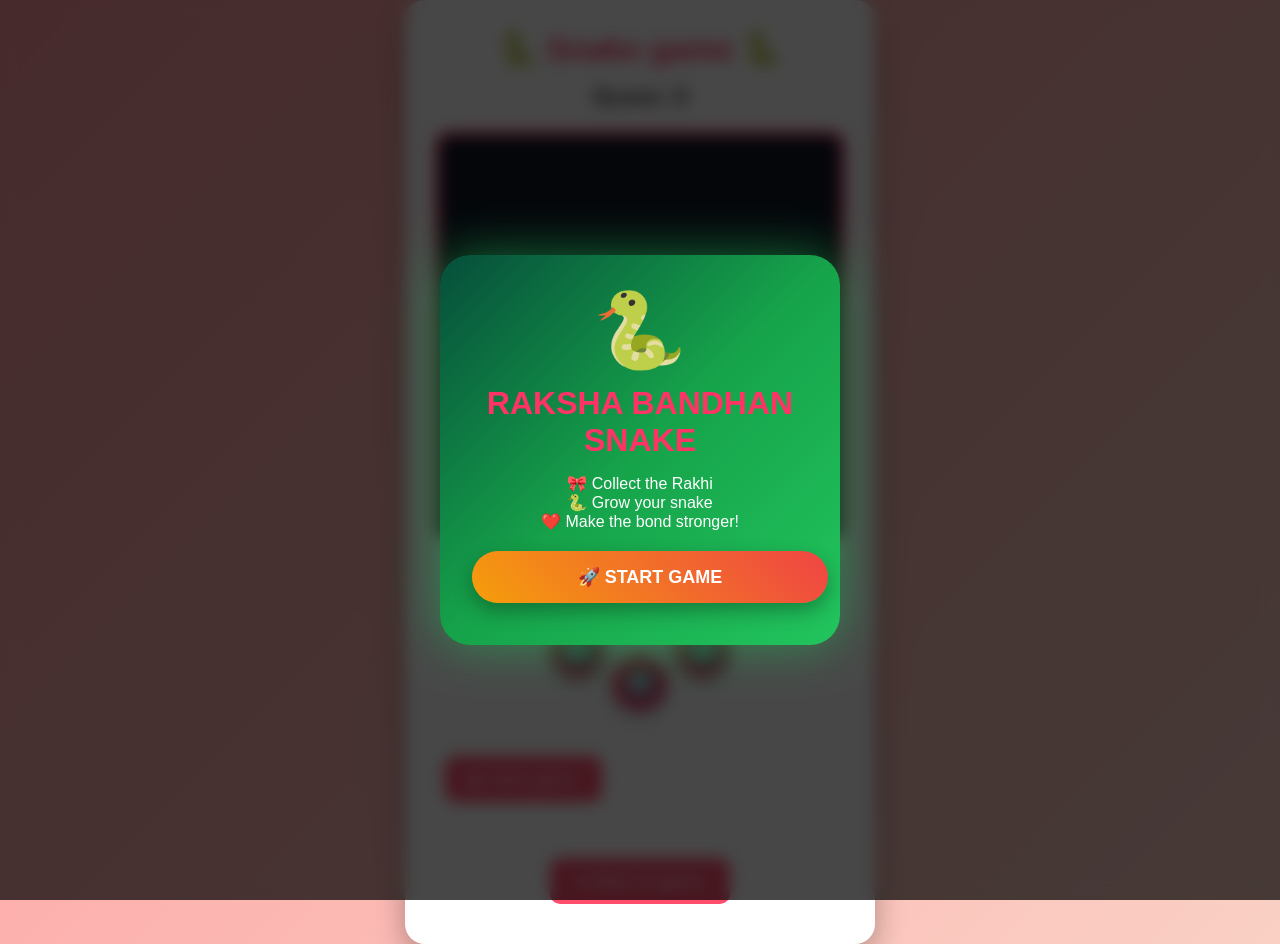
<file: snake.html>
<!DOCTYPE html>
<html lang="en">

<head>
    <meta charset="UTF-8">
    <meta name="viewport" content="width=device-width, initial-scale=1.0">
    <title>Snake game</title>

    <link rel="stylesheet" href="snake.css">
</head>

<body>

    <div class="container">

        <h1>🐍 Snake game 🐍</h1>

        <h2>Score: <span id="score">0</span></h2>

        <canvas id="gameCanvas" width="400" height="400"></canvas>

        <div class="controls">
    <button id="up">⬆️</button><br>
    <button id="left">⬅️</button>
    <button id="down">⬇️</button>
    <button id="right">➡️</button>
</div>

        <br><br>

        <button id="startBtn">▶ Start game</button>

        <button id="restartBtn">🔄 Restart</button>

        <br><br>

        <a href="game.html">
            <button>⬅ Back to game</button>
        </a>

    </div>

    <div id="popup" class="popup">
    🎉 Welcome to snake 🐍🐍🐍. i hope you socre well🤣🤣🤣🤣🤣
</div>

    <script src="snake.js"></script>

</body>

</html>
</file>
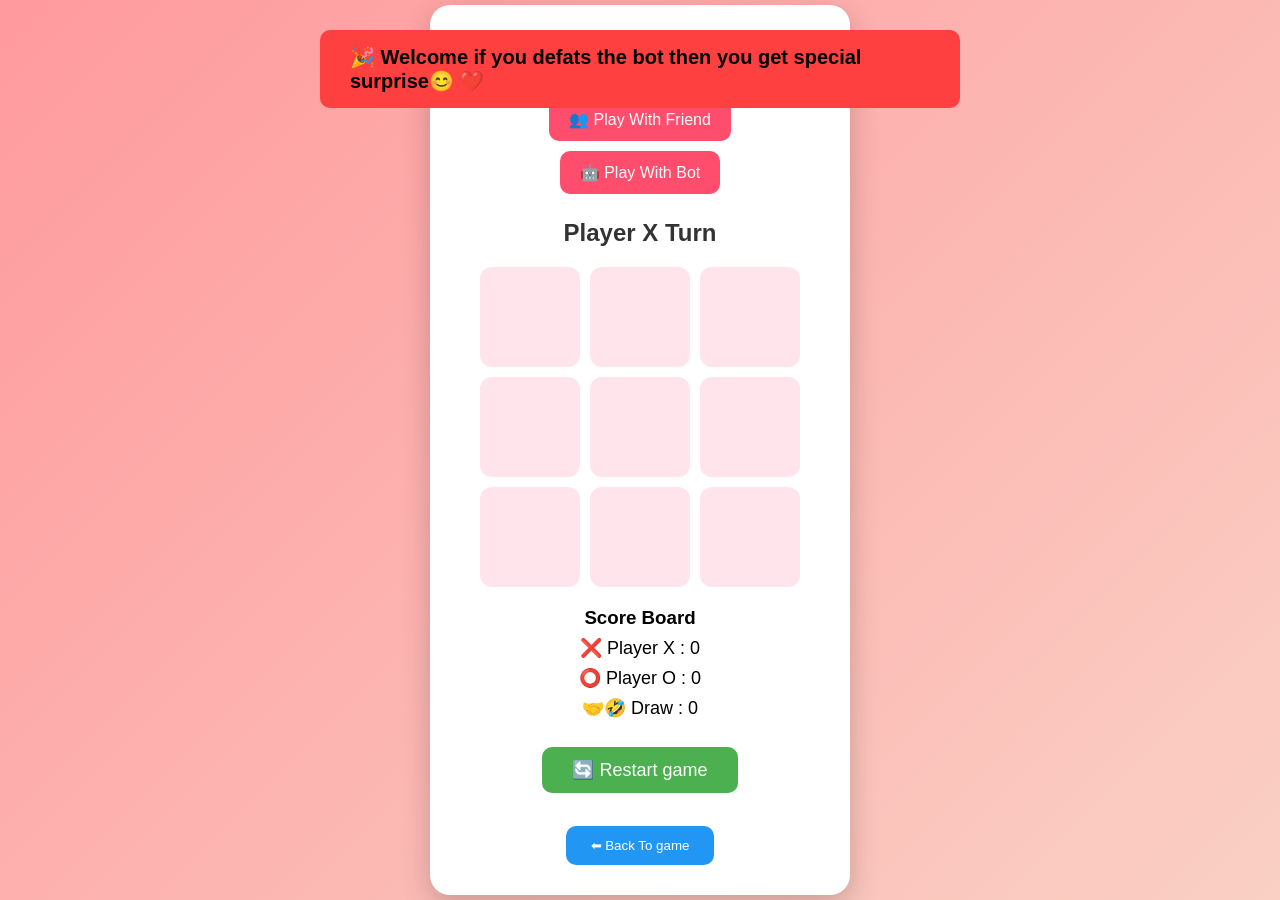
<file: tictactoe.html>
<!DOCTYPE html>
<html lang="en">
<head>
    <meta charset="UTF-8">
    <meta name="viewport" content="width=device-width, initial-scale=1.0">
    <title>Tic Tac Toe</title>

    <link rel="stylesheet" href="tictactoe.css">
</head>

<body>
    
<div class="container">

    <h1>🎮 Tic Tac Toe 🎮</h1>

    <div class="mode">

        <button id="friendBtn">
            👥 Play With Friend
        </button>

        <button id="botBtn">
            🤖 Play With Bot
        </button>

    </div>

    <h2 id="status">
        Player X Turn
    </h2>

    <div class="board">

        <button class="cell" data-index="0"></button>
        <button class="cell" data-index="1"></button>
        <button class="cell" data-index="2"></button>

        <button class="cell" data-index="3"></button>
        <button class="cell" data-index="4"></button>
        <button class="cell" data-index="5"></button>

        <button class="cell" data-index="6"></button>
        <button class="cell" data-index="7"></button>
        <button class="cell" data-index="8"></button>

    </div>

    <div class="scoreboard">

        <h3>Score Board</h3>

        <p>❌ Player X :
            <span id="xScore">0</span>
        </p>

        <p>⭕ Player O :
            <span id="oScore">0</span>
        </p>

        <p>🤝🤣 Draw :
            <span id="drawScore">0</span>
        </p>

    </div>

    <button id="restart">
        🔄 Restart game
    </button>

    <br><br>

    <a href="game.html">
        <button>
            ⬅ Back To game
        </button>
    </a>

</div>

<div id="popup" class="popup">
    🎉 Welcome if you defats the bot then you get special surprise😊 ❤️
</div>

<script src="tictactoe.js"></script>

</body>
</html>
</file>
<file: style.css>
@import url('https://fonts.googleapis.com/css2?family=Poppins:wght@300;400;600;700&display=swap');

*{

    margin:0;   
    padding:0;
    box-sizing:border-box;

}



body{

    min-height:100vh;

    font-family:'Poppins',sans-serif;

    text-align:center;


    background:

    linear-gradient(
        135deg,
        #ff9a9e,
        #fad0c4,
        #ffd86f
    );


    background-size:400% 400%;


    animation:
    backgroundMove 6s infinite alternate;


    color:white;

    overflow-x:hidden;

}



@keyframes backgroundMove{

    0%{

        background-position:left top;

    }


    100%{

        background-position:right bottom;

    }

}





/* ===============================
   MAIN HEADING
================================ */


h1{


    color:rgba(233, 233, 230, 0.952);


    font-size:55px;


    margin-top:50px;


    font-weight:700;


    letter-spacing:2px;


    text-shadow:

    0 0 10px #ff1493,
    0 0 25px #ff69b4,
    0 0 40px #ffd700;



    animation:

    headingGlow 3s infinite;


}



@keyframes headingGlow{


    0%,100%{

        transform:scale(1);

    }


    50%{

        transform:scale(1.05);

    }


}







/* ===============================
   PARAGRAPH
================================ */


p{


    color:rgb(0, 0, 0);


    font-size:18px;


    line-height:1.7;


    font-weight:400;


}







/* ===============================
   CARD STYLE
================================ */


.card,
.letter-card{


    width:90%;


    max-width:700px;


    margin:30px auto;


    padding:30px;



    background:

    rgba(255,255,255,0.20);



    backdrop-filter:

    blur(15px);



    border-radius:30px;



    border:

    2px solid rgba(255,255,255,0.4);



    box-shadow:

    0 0 40px rgba(255,20,147,0.4);



}








/* ===============================
   BUTTON
================================ */


button{


    margin:8px 20px;


    padding:

    12px 40px;



    border:none;


    border-radius:50px;



    font-size:18px;


    font-weight:600;



    color:white;



    cursor:pointer;



    background:


    linear-gradient(
        45deg,
        #ff1493,
        #ffd700
    );



    box-shadow:


    0 0 25px #ff69b4;



    transition:0.4s;



}



button:hover{


    transform:

    translateY(-5px)
    scale(1.05);



    box-shadow:


    0 0 40px #ffd700;



}







/* =================================
   Welcome Popup
================================= */


.welcome-popup{


    position:fixed;


    top:0;

    left:0;


    width:100%;

    height:100%;



    display:flex;


    justify-content:center;


    align-items:center;



    background:

    rgba(0,0,0,0.35);



    backdrop-filter:blur(8px);



    z-index:9999;



    animation:

    popupShow 6s ease;



}






.welcome-box{


    width:90%;


    max-width:450px;


    padding:40px;



    border-radius:30px;



    background:


    linear-gradient(
        135deg,
        #ff69b4,
        #ffd700
    );



    color:white;



    box-shadow:


    0 0 50px #ff1493;



    animation:

    floating 9s infinite;



}



@keyframes floating{


    50%{

        transform:translateY(-15px);

    }


}





.rakhi-icon{


    font-size:90px;


    animation:

    rotateRakhi 3s infinite;


}




.welcome-box h2{


    font-size:32px;


    margin:20px 0;


    text-shadow:


    0 0 20px #fff;



}



.welcome-box p{


    font-size:18px;

}








@keyframes popupShow{


    from{


        opacity:0;


        transform:scale(0.5);


    }



    to{


        opacity:1;


        transform:scale(1);


    }

}





@keyframes rotateRakhi{


    0%{

        transform:rotate(0deg);

    }


    50%{

        transform:rotate(180deg);

    }


    100%{

        transform:rotate(360deg);

    }


}








/* ===============================
   MOBILE RESPONSIVE
================================ */


@media(max-width:600px){


h1{

    font-size:35px;

}


p{

    font-size:16px;

}


button{

    font-size:17px;

}


}
.signature{border: 2px solid red; width: 100%; height: 100px; text-align: center; font-size: 20px; color: red; margin-top: 20px; border-radius: 10px; background-color: rgba(255, 255, 255, 0.2); backdrop-filter: blur(10px); box-shadow: 0 0 20px rgba(255, 20, 147, 0.4); display: flex; justify-content: center; align-items: center;}

.menu-buttons{
    display: flex;
    justify-content: center;
    align-items: center;
    gap: 15px;
    flex-wrap: nowrap;
}

.menu-buttons button{
    margin: 0;
}

.watermark {
    position: fixed;
    bottom: 20px;
    left: 20px;
    padding: 8px 15px;
    border-radius: 20px;

    background: rgba(255,255,255,0.15);
    backdrop-filter: blur(5px);

    color:red;
    font-weight:bold;
    letter-spacing:1px;

    opacity:0.7;

    z-index:9999;
    pointer-events:none;
}


/* ===============================
   IMAGE WATERMARK
================================ */

.image-box {
    position: relative;
    display: inline-block;
}


.image-box img {
    width:100%;
    display:block;
}


.img-watermark {

    position:absolute;

    bottom:10px;
    right:10px;

    color:white;

    font-size:18px;

    font-weight:bold;

    opacity:0.6;

    text-shadow:
    2px 2px 5px black;

    pointer-events:none;

}
</file>
<file: flappybird.css>
/* =========================================
   🐦 FLAPPY BIRD — ARCADE SCREEN UI
========================================= */

* {
    box-sizing: border-box;
    margin: 0;
    padding: 0;
    -webkit-tap-highlight-color: transparent;
}

html,
body {
    width: 100%;
    height: 100%;
    overflow: hidden;
}

body {
    background:
        radial-gradient(circle at 50% 0%, #ff5fa2 0%, transparent 35%),
        linear-gradient(180deg, #24104f 0%, #12082c 55%, #070312 100%);

    color: white;

    display: flex;
    justify-content: center;
    align-items: center;

    font-family: Arial, sans-serif;
}


/* =========================================
   MAIN GAME WRAPPER
========================================= */

.game-container {

    width: min(100vw, 480px);

    height: 100vh;
    height: 100dvh;

    max-height: 850px;

    position: relative;

    display: flex;
    flex-direction: column;
    align-items: center;

    padding:
        max(12px, env(safe-area-inset-top))
        10px
        max(10px, env(safe-area-inset-bottom));

    background:
        linear-gradient(
            180deg,
            rgba(255,255,255,0.04),
            rgba(255,255,255,0)
        );

}


/* =========================================
   TITLE
========================================= */

.game-container h1 {

    font-size: clamp(24px, 7vw, 34px);

    margin: 4px 0 2px;

    font-weight: 900;

    color: #fff;

    text-shadow:
        0 0 8px #ff4fa3,
        0 0 20px rgba(255,79,163,0.8);

}

.subtitle {

    font-size: 12px;

    color: #ffb7da;

    margin-bottom: 6px;

}


/* =========================================
   FLOATING SCORE
========================================= */

.top-bar {

    width: 100%;

    max-width: 400px;

    display: flex;

    justify-content: center;

    gap: 7px;

    z-index: 5;

    margin-bottom: 7px;

}

.box {

    min-width: 88px;

    padding: 6px 10px;

    border-radius: 14px;

    text-align: center;

    background:
        rgba(10,5,30,0.55);

    border:
        1px solid rgba(255,255,255,0.15);

    box-shadow:
        0 5px 15px rgba(0,0,0,0.3);

    backdrop-filter: blur(8px);

    color: #ffd8eb;

    font-size: 10px;

    font-weight: bold;

}

.box span {

    display: block;

    color: white;

    font-size: 20px;

    margin-top: 2px;

}


/* =========================================
   HIDE EXTRA OLD SECTIONS
========================================= */

.mission,
.meter-box {

    display: none;

}


/* =========================================
   CANVAS
========================================= */

canvas {

    display: block;

    width: min(92vw, 400px);

    height: auto;

    max-height: 67vh;

    max-height: 67dvh;

    object-fit: contain;

    border-radius: 24px;

    border: 3px solid rgba(255,255,255,0.7);

    box-shadow:

        0 0 0 4px rgba(255,20,147,0.12),

        0 15px 40px rgba(0,0,0,0.55),

        0 0 35px rgba(255,70,170,0.25);

}


/* =========================================
   GAME BUTTON AREA
========================================= */

.buttons {

    display: flex;

    justify-content: center;

    margin-top: 7px;

}

button {

    border: none;

    outline: none;

    cursor: pointer;

    font-weight: 800;

    color: white;

    transition:
        transform 0.15s,
        filter 0.15s;

}

button:active {

    transform: scale(0.94);

}

#startBtn {

    background:
        linear-gradient(
            135deg,
            #ff168f,
            #ff6b35
        );

    padding: 11px 25px;

    border-radius: 40px;

    font-size: 15px;

    box-shadow:
        0 7px 20px rgba(255,20,147,0.4);

}

#restartBtn {

    display: none;

}


/* =========================================
   MOBILE CONTROLS
========================================= */

.mobile-controls {

    position: absolute;

    bottom:
        max(12px, env(safe-area-inset-bottom));

    left: 0;

    width: 100%;

    display: flex;

    justify-content: space-between;

    padding: 0 25px;

    pointer-events: none;

    z-index: 20;

}

.mobile-controls button {

    width: 68px;

    height: 58px;

    border-radius: 20px;

    pointer-events: auto;

    font-size: 27px;

    background:
        rgba(255,255,255,0.12);

    border:
        1px solid rgba(255,255,255,0.3);

    backdrop-filter: blur(10px);

    box-shadow:
        0 8px 25px rgba(0,0,0,0.35);

}


/* =========================================
   INSTRUCTIONS
========================================= */

.instructions {

    display: none;

}


/* =========================================
   BACK BUTTON
========================================= */

.backBtn {

    position: absolute;

    top: 12px;

    left: 12px;

    padding: 8px 13px;

    border-radius: 20px;

    font-size: 11px;

    background:
        rgba(0,0,0,0.35);

    border:
        1px solid rgba(255,255,255,0.2);

    backdrop-filter: blur(8px);

}


/* =========================================
   COUNTDOWN
========================================= */

#flappyCountdownOverlay {

    background:
        radial-gradient(
            circle,
            rgba(255,20,147,0.15),
            rgba(0,0,0,0.7)
        ) !important;

    backdrop-filter:
        blur(6px);

}

#flappyCountdownNumber {

    font-size:
        clamp(100px, 30vw, 190px) !important;

    font-weight: 900 !important;

    color: white !important;

    text-shadow:
        0 0 15px #ff1493,
        0 0 40px #ff1493,
        0 0 80px #ffd700 !important;

}


/* =========================================
   START POPUP
========================================= */

#flappyStartPopup {

    background:
        rgba(5,0,20,0.82) !important;

    backdrop-filter:
        blur(12px);

}

#flappyStartPopup .flappy-popup-box {

    width: min(88vw, 350px) !important;

    padding: 28px 20px !important;

    border-radius: 28px !important;

    background:
        linear-gradient(
            145deg,
            #32105f,
            #8c155c
        ) !important;

    border:
        1px solid rgba(255,255,255,0.25);

    box-shadow:
        0 0 50px rgba(255,20,147,0.45) !important;

}

#flappyStartPopup h1 {

    color: white !important;

    text-shadow:
        0 0 15px #ff1493;

}


/* =========================================
   GAME OVER BUTTONS
========================================= */

#flappyGameOverRestart,
#flappyGameOverMenu {

    min-width: 220px;

    padding: 13px 20px !important;

    border-radius: 40px !important;

    font-size: 14px !important;

}


/* =========================================
   PHONE
========================================= */

@media (max-width: 600px) {

    .game-container {

        width: 100vw;

        max-height: none;

    }

    .game-container h1 {

        font-size: 25px;

    }

    .subtitle {

        margin-bottom: 4px;

    }

    .top-bar {

        margin-bottom: 5px;

    }

    .box {

        min-width: 78px;

        padding: 5px;

    }

    .box span {

        font-size: 18px;

    }

    canvas {

        width: min(94vw, 400px);

        max-height: 70dvh;

    }

    .mobile-controls {

        padding:
            0 18px
            max(18px, env(safe-area-inset-bottom));

    }

}


/* =========================================
   VERY SMALL PHONE
========================================= */

@media (max-width: 370px) {

    .game-container h1 {

        font-size: 22px;

    }

    .box {

        min-width: 70px;

    }

    .box span {

        font-size: 17px;

    }

    canvas {

        max-height: 68dvh;

    }

    .mobile-controls button {

        width: 60px;

        height: 52px;

    }

}
</file>
<file: memory.css>
/* ===========================
   RAKHI MEMORY CHALLENGE
=========================== */

*{
    margin:0;
    padding:0;
    box-sizing:border-box;
    font-family:Arial, Helvetica, sans-serif;
}

body{

    min-height:100vh;

    display:flex;
    justify-content:center;
    align-items:center;

    background:linear-gradient(135deg,#ff9a9e,#fad0c4,#fbc2eb);

    overflow-x:hidden;

}

.container{

    width:95%;
    max-width:1000px;

    text-align:center;

    padding:20px;

}

h1{

    font-size:42px;

    color:#d81b60;

    margin-bottom:10px;

}

.subtitle{

    font-size:18px;

    color:#444;

    margin-bottom:25px;

}

/* ======================
   TOP BAR
====================== */

.top-bar{

    display:flex;

    justify-content:center;

    flex-wrap:wrap;

    gap:20px;

    margin-bottom:25px;

}

.box{

    width:170px;

    padding:15px;

    background:white;

    border-radius:15px;

    font-size:20px;

    font-weight:bold;

    box-shadow:0 5px 15px rgba(0,0,0,.2);

}

.box span{

    display:block;

    margin-top:10px;

    font-size:28px;

    color:#e91e63;

}

/* ======================
   BUTTONS
====================== */

.buttons{

    margin-bottom:30px;

}

.buttons button{

    padding:12px 25px;

    margin:10px;

    border:none;

    border-radius:12px;

    cursor:pointer;

    font-size:18px;

    font-weight:bold;

    color:white;

    transition:.3s;

}

#startBtn{

    background:#4CAF50;

}

#restartBtn{

    background:#ff9800;

}

#hintBtn{

    background:#2196F3;

}

.buttons button:hover{

    transform:scale(1.08);

}

/* ======================
   MEMORY GRID
====================== */

.game-board{

    display:grid;

    grid-template-columns:repeat(4,1fr);

    gap:18px;

    justify-content:center;

}

/* ======================
   CARD
====================== */

.card{

    height:130px;

    border-radius:18px;

    background:white;

    cursor:pointer;

    display:flex;

    justify-content:center;

    align-items:center;

    font-size:55px;

    user-select:none;

    transition:.4s;

    box-shadow:0 8px 15px rgba(0,0,0,.2);

}

.card:hover{

    transform:translateY(-6px);

}

.card.flipped{

    background:#fff3cd;

}

.card.matched{

    background:#8BC34A;

    color:white;

    animation:glow .8s infinite alternate;

}

/* ======================
   GLOW
====================== */

@keyframes glow{

    from{

        box-shadow:0 0 10px #8BC34A;

    }

    to{

        box-shadow:0 0 30px #8BC34A;

    }

}

/* ======================
   MOBILE
====================== */

@media(max-width:768px){

    h1{

        font-size:32px;

    }

    .game-board{

        grid-template-columns:repeat(4,75px);

        justify-content:center;

        gap:12px;

    }

    .card{

        width:75px;

        height:75px;

        font-size:36px;

    }

    .box{

        width:140px;

        font-size:16px;

    }

    .box span{

        font-size:22px;

    }

}

@media(max-width:480px){

    .game-board{

        grid-template-columns:repeat(4,65px);

        gap:10px;

    }

    .card{

        width:65px;

        height:65px;

        font-size:30px;

    }

}
/*=========================
        POPUP
=========================*/

.popup{

    position:fixed;

    top:0;
    left:0;

    width:100%;
    height:100%;

    background:rgba(0,0,0,.75);

    display:none;

    justify-content:center;

    align-items:center;

    z-index:999;

}

.popup-box{

    background:white;

    width:35%;
    max-width:420px;

    padding:30px;

    border-radius:20px;

    text-align:center;

    animation:pop .5s;

}

.popup-box h1{

    color:#e91e63;

    margin-bottom:20px;

}

.popup-box p{

    font-size:20px;

    margin-bottom:20px;

}

.popup-box h2{

    color:#ff9800;

    margin-bottom:25px;

}

.popup-box button{

    padding:12px 28px;

    background:#4CAF50;

    color:white;

    border:none;

    border-radius:10px;

    cursor:pointer;

    font-size:18px;

}

@keyframes pop{

    from{

        transform:scale(.5);

        opacity:0;

    }

    to{

        transform:scale(1);

        opacity:1;

    }

}
</file>
<file: music.css>
/* =========================================
   RAKSHA BANDHAN MUSIC ZONE
========================================= */

@import url('https://fonts.googleapis.com/css2?family=Poppins:wght@300;500;700&display=swap');

*{
    margin:0;
    padding:0;
    box-sizing:border-box;
    font-family:'Poppins',sans-serif;
}

body{

    min-height:100vh;

    background:linear-gradient(135deg,#ff9a9e,#fad0c4,#ffd86f);

    background-size:400% 400%;

    animation:bgMove 10s infinite alternate;

    color:white;

    text-align:center;

    padding:40px 20px;
}

@keyframes bgMove{

    from{
        background-position:left top;
    }

    to{
        background-position:right bottom;
    }

}

/* ===========================
        Heading
=========================== */

h1{

    font-size:50px;

    margin-bottom:10px;

    text-shadow:
    0 0 10px #ff1493,
    0 0 25px #ffd700;

}

header p{

    color:black;

    margin-bottom:40px;

}

/* ===========================
      Music Cards
=========================== */

.music-container{

    display:flex;

    justify-content:center;

    gap:30px;

    flex-wrap:wrap;

}

/* ===========================
      Card
=========================== */

.music-card {
    width: 320px;
    max-width: 95vw;

    padding: 20px;

    border-radius: 25px;

    background: rgba(255,255,255,0.18);

    backdrop-filter: blur(12px);

    border: 2px solid rgba(255,255,255,.3);

    box-shadow: 0 0 25px rgba(255,20,147,.4);

    transition: .4s;

    box-sizing: border-box;
}

.music-card:hover{

    transform:translateY(-10px);

    box-shadow:0 0 40px gold;

}

/* ===========================
      Album Image
=========================== */

.music-card img {
    width: 100%;
    height: auto;
    max-height: 320px;

    object-fit: contain;

    display: block;
    margin: 0 auto;

    border-radius: 20px;
}
/* ===========================
      Song Name
=========================== */

.music-card h2{

    margin-top:15px;

}

.music-card p{

    color:rgb(181, 65, 65);

    margin:10px 0 20px;

}

/* ===========================
      Buttons
=========================== */

button{

    padding:14px 30px;

    border:none;

    border-radius:50px;

    cursor:pointer;

    font-size:18px;

    font-weight:bold;

    color:white;

    background:

    linear-gradient(45deg,#ff1493,#ffd700);

    transition:.4s;

}

button:hover{

    transform:scale(1.08);

}

/* ===========================
      Audio Player
=========================== */

.player{

    margin-top:50px;

}

.player h2{

    margin-bottom:20px;

}

audio{

    width:80%;

    max-width:700px;

}

/* ===========================
    Bottom Buttons
=========================== */

.bottom-buttons{

    margin-top:35px;

    display:flex;

    justify-content:center;

    gap:20px;

    flex-wrap:wrap;

}

/* ===========================
        Footer
=========================== */

footer{

    margin-top:50px;

    color:black;

}

/* ===========================
      Mobile
=========================== */

@media(max-width:768px) {

    h1 {
        font-size:35px;
    }

    .music-card {
        width: 95%;
        max-width: 400px;
    }

    .music-card img {
        max-height: 400px;
    }

    audio {
        width:100%;
    }
}
/* 🎵 Currently Playing Card */
.music-card.playing {
    transform: translateY(-8px) scale(1.03);
    border: 2px solid #ff1493;

    box-shadow:
        0 0 10px #ff1493,
        0 0 25px #ff1493,
        0 0 50px rgba(255, 20, 147, 0.8);

    animation: musicGlow 1.5s infinite alternate;
}

/* Glow animation */
@keyframes musicGlow {
    from {
        box-shadow:
            0 0 10px #ff1493,
            0 0 25px #ff1493;
    }

    to {
        box-shadow:
            0 0 20px #ff1493,
            0 0 45px #ff1493,
            0 0 70px rgba(255, 20, 147, 0.9);
    }
}
/* =====================================
   🎵 MINI MUSIC CONTROLLER
   ===================================== */

.card-music-controller {
    margin-top: 15px;
    padding: 12px;
    border-radius: 18px;
    background: rgba(0, 0, 0, 0.35);
    backdrop-filter: blur(8px);
}


/* =====================================
   🦸 SUPERMAN TRACK
   ===================================== */

.superman-track {
    position: relative;
    width: 100%;
    height: 45px;
    margin-bottom: 5px;
    cursor: pointer;
}


/* Background timeline */

.superman-track::before {
    content: "";
    position: absolute;

    left: 0;
    right: 0;
    top: 50%;

    height: 5px;

    transform: translateY(-50%);

    border-radius: 10px;

    background: rgba(255, 255, 255, 0.25);
}


/* =====================================
   🎵 PROGRESS LINE
   ===================================== */

.superman-line {
    position: absolute;

    left: 0;
    top: 50%;

    width: 0%;

    height: 5px;

    transform: translateY(-50%);

    border-radius: 10px;

    background: linear-gradient(
        90deg,
        #ff1493,
        #ff8c00,
        #ffff00
    );

    box-shadow:
        0 0 8px #ff1493,
        0 0 15px #ff8c00;

    pointer-events: none;
}


/* =====================================
   🦸 SUPERMAN
   ===================================== */

.superman {
    position: absolute;

    left: -15px;
    top: 50%;

    transform:
        translateY(-50%)
        rotate(-8deg);

    font-size: 30px;

    z-index: 5;

    transition:
        left 0.15s linear;

    filter:
        drop-shadow(0 0 5px white)
        drop-shadow(0 0 10px #ff1493);

    pointer-events: none;
}


/* =====================================
   🦸 FLYING EFFECT
   ===================================== */

.music-card.playing .superman {
    animation:
        supermanFly 0.35s ease-in-out infinite alternate;
}


@keyframes supermanFly {

    from {
        transform:
            translateY(-55%)
            rotate(-8deg);
    }

    to {
        transform:
            translateY(-45%)
            rotate(5deg);
    }

}


/* =====================================
   🦸 SONG FINISHED
   ===================================== */

.superman.superman-finished {

    animation: none;

    transform:
        translateY(-50%)
        rotate(0deg);

}


/* =====================================
   ⏱ TIME
   ===================================== */

.music-time {

    display: flex;

    justify-content: space-between;

    margin-top: 2px;

    font-size: 12px;

    font-weight: bold;

    color: white;

}


/* =====================================
   ▶ ⏹ CONTROLS
   ===================================== */

.card-controls {

    display: flex;

    justify-content: center;

    gap: 10px;

    margin-top: 8px;

}


.card-controls button {

    width: 38px;

    height: 38px;

    border: none;

    border-radius: 50%;

    cursor: pointer;

    font-size: 17px;

    color: white;

    background:
        linear-gradient(
            135deg,
            #ff1493,
            #8a2be2
        );

    box-shadow:
        0 0 10px rgba(255, 20, 147, 0.6);

    transition:
        transform 0.2s ease,
        box-shadow 0.2s ease;

}


.card-controls button:hover {

    transform: scale(1.15);

    box-shadow:
        0 0 15px #ff1493,
        0 0 25px #8a2be2;

}
</file>
<file: rakhiguardian.css>
/* =========================================
   CATCH RAKHI 🎀
   PREMIUM RESPONSIVE GAME DESIGN
========================================= */

@import url('https://fonts.googleapis.com/css2?family=Poppins:wght@400;500;600;700;800&display=swap');


/* =========================================
   RESET
========================================= */

* {
    margin: 0;
    padding: 0;
    box-sizing: border-box;
    -webkit-tap-highlight-color: transparent;
}


html {
    min-height: 100%;
}


body {
    min-height: 100vh;

    font-family: "Poppins", sans-serif;

    display: flex;
    justify-content: center;
    align-items: center;

    padding: 20px;

    background:
        radial-gradient(circle at top left, #fff0f5, transparent 35%),
        radial-gradient(circle at bottom right, #ffe082, transparent 35%),
        linear-gradient(135deg, #ff9a9e, #fad0c4, #ffd86f);

    color: #333;

    overflow-x: hidden;
}


/* =========================================
   MAIN GAME CONTAINER
========================================= */

.game-container {

    width: 100%;
    max-width: 560px;

    padding: 24px;

    text-align: center;

    border-radius: 32px;

    background: rgba(255, 255, 255, 0.72);

    border: 2px solid rgba(255, 255, 255, 0.8);

    box-shadow:
        0 25px 70px rgba(0, 0, 0, 0.22),
        0 0 40px rgba(255, 20, 147, 0.15);

    backdrop-filter: blur(18px);
    -webkit-backdrop-filter: blur(18px);

    position: relative;

    overflow: hidden;
}


/* =========================================
   HEADER
========================================= */

.game-header {
    margin-bottom: 18px;
}


.rakhi-icon {

    font-size: 55px;

    display: inline-block;

    animation: rakhiFloat 2.5s ease-in-out infinite;

    filter: drop-shadow(0 5px 8px rgba(255, 20, 147, 0.35));
}


.game-header h1 {

    margin-top: 4px;

    color: #e91e63;

    font-size: clamp(32px, 7vw, 48px);

    font-weight: 800;

    letter-spacing: 2px;

    text-shadow:
        0 3px 10px rgba(233, 30, 99, 0.25);
}


.subtitle {

    margin-top: 4px;

    color: #666;

    font-size: 16px;

    font-weight: 500;
}


/* =========================================
   COMPACT HUD
========================================= */

.game-hud {

    display: grid;

    grid-template-columns:
        repeat(3, 1fr);

    gap: 10px;

    margin: 18px 0;
}


.hud-item {

    padding: 10px 6px;

    border-radius: 18px;

    background:
        linear-gradient(
            145deg,
            rgba(255, 255, 255, 0.9),
            rgba(255, 228, 238, 0.85)
        );

    border: 1px solid rgba(255, 105, 180, 0.25);

    box-shadow:
        0 6px 18px rgba(0, 0, 0, 0.08);
}


.hud-item span {

    display: block;

    color: #777;

    font-size: 12px;

    font-weight: 600;
}


.hud-item strong {

    display: block;

    margin-top: 3px;

    color: #e91e63;

    font-size: 22px;

    font-weight: 800;
}


/* =========================================
   LOVE METER
========================================= */

.love-section {

    margin: 15px 0 18px;
}


.love-label {

    display: flex;

    justify-content: space-between;

    align-items: center;

    margin-bottom: 7px;

    color: #e91e63;

    font-size: 13px;

    font-weight: 700;
}


.meter {

    width: 100%;

    height: 14px;

    padding: 2px;

    overflow: hidden;

    border-radius: 50px;

    background: rgba(0, 0, 0, 0.12);
}


#loveMeter {

    width: 0%;

    height: 100%;

    border-radius: 50px;

    background:
        linear-gradient(
            90deg,
            #ff1744,
            #ff4081,
            #ff9800,
            #ffd700
        );

    box-shadow:
        0 0 12px rgba(255, 20, 147, 0.55);

    transition: width 0.3s ease;
}


/* =========================================
   GAME AREA
========================================= */

.game-area {

    width: 100%;

    display: flex;

    justify-content: center;

    align-items: center;
}


#gameCanvas {

    display: block;

    width: 100%;

    max-width: 360px;

    height: auto;

    aspect-ratio: 3 / 5;

    border-radius: 26px;

    border: 4px solid #ff4f9a;

    background:
        linear-gradient(
            #87ceeb,
            #fff8dc
        );

    box-shadow:
        0 12px 30px rgba(0, 0, 0, 0.2),
        0 0 25px rgba(255, 20, 147, 0.25);

    touch-action: none;

    user-select: none;
}


/* =========================================
   MOBILE / MOUSE CONTROL
========================================= */

.mobile-controls {

    display: flex;

    justify-content: center;

    align-items: center;

    gap: 22px;

    margin-top: 18px;
}


.mobile-controls button {

    width: 82px;

    height: 58px;

    border: none;

    border-radius: 20px;

    color: white;

    background:
        linear-gradient(
            135deg,
            #ff1493,
            #ff69b4
        );

    font-size: 28px;

    font-weight: 800;

    cursor: pointer;

    box-shadow:
        0 8px 20px rgba(255, 20, 147, 0.3);

    transition:
        transform 0.15s,
        box-shadow 0.15s;

    touch-action: none;

    user-select: none;
}


.mobile-controls button:active {

    transform: scale(0.9);

    box-shadow:
        0 3px 10px rgba(255, 20, 147, 0.3);
}


.control-hint {

    display: flex;

    flex-direction: column;

    align-items: center;

    color: #777;
}


.control-hint span {

    font-size: 11px;

    font-weight: 800;

    letter-spacing: 1px;
}


.control-hint small {

    font-size: 10px;
}


/* =========================================
   INSTRUCTIONS
========================================= */

.instructions {

    display: grid;

    grid-template-columns:
        repeat(2, 1fr);

    gap: 6px;

    margin-top: 18px;

    color: #666;

    font-size: 11px;

    font-weight: 600;
}


.instructions p {

    padding: 6px;

    border-radius: 10px;

    background: rgba(255, 255, 255, 0.55);
}


/* =========================================
   MAIN BUTTONS
========================================= */

.main-buttons {

    display: flex;

    justify-content: center;

    flex-wrap: wrap;

    gap: 8px;

    margin-top: 18px;
}


.main-buttons button {

    padding: 12px 22px;

    border: none;

    border-radius: 50px;

    color: white;

    font-family: inherit;

    font-size: 15px;

    font-weight: 700;

    cursor: pointer;

    transition: 0.2s;

    box-shadow:
        0 7px 18px rgba(0, 0, 0, 0.15);
}


.main-buttons button:hover {

    transform: translateY(-3px) scale(1.03);
}


.main-buttons button:active {

    transform: scale(0.96);
}


.start-button {

    background:
        linear-gradient(
            135deg,
            #00c853,
            #43a047
        );
}


.restart-button {

    background:
        linear-gradient(
            135deg,
            #ff9800,
            #ff5722
        );
}


/* =========================================
   SECRET GIFT
========================================= */

.gift-button {

    display: none;
}


/* =========================================
   POPUP
========================================= */

.popup {

    position: fixed;

    inset: 0;

    display: none;

    justify-content: center;

    align-items: center;

    padding: 20px;

    background:
        rgba(20, 5, 15, 0.72);

    backdrop-filter: blur(10px);
    -webkit-backdrop-filter: blur(10px);

    z-index: 9999;
}


.popup-content {

    width: 100%;

    max-width: 430px;

    padding: 34px 25px 28px;

    text-align: center;

    border-radius: 32px;

    background:
        linear-gradient(
            145deg,
            #ffffff,
            #fff0f6
        );

    border: 3px solid rgba(255, 105, 180, 0.5);

    box-shadow:
        0 25px 70px rgba(0, 0, 0, 0.4),
        0 0 50px rgba(255, 20, 147, 0.35);

    animation:
        popupShow 0.35s ease;
}


.popup-rakhi {

    font-size: 65px;

    animation:
        popupFloat 2s ease-in-out infinite;
}


.popup-content h1 {

    margin: 8px 0;

    color: #e91e63;

    font-size: 30px;

    font-weight: 800;
}


.popup-content p {

    color: #666;

    font-size: 16px;

    line-height: 1.6;

    margin: 12px auto;

    max-width: 330px;
}


.popup-content h2 {

    margin: 15px 0 20px;

    color: #ff9800;

    font-size: 25px;
}


/* =========================================
   RESULT BUTTONS
========================================= */

.result-buttons {

    display: flex;

    flex-direction: column;

    gap: 10px;
}


.result-buttons button {

    width: 100%;

    padding: 13px 18px;

    border: none;

    border-radius: 50px;

    color: white;

    font-family: inherit;

    font-size: 15px;

    font-weight: 700;

    cursor: pointer;

    transition: 0.2s;

    box-shadow:
        0 6px 15px rgba(0, 0, 0, 0.15);
}


.result-buttons button:hover {

    transform: translateY(-2px);
}


.popup-main-button {

    background:
        linear-gradient(
            135deg,
            #00c853,
            #43a047
        );
}


.menu-button {

    background:
        linear-gradient(
            135deg,
            #7c4dff,
            #512da8
        );
}





/* =========================================
   COUNTDOWN
========================================= */

.countdown-overlay {

    position: fixed;

    inset: 0;

    display: none;

    justify-content: center;

    align-items: center;

    background:
        rgba(0, 0, 0, 0.42);

    backdrop-filter: blur(5px);

    z-index: 9000;
}


.countdown-number {

    color: white;

    font-size: clamp(90px, 25vw, 180px);

    font-weight: 800;

    text-shadow:
        0 0 20px #ff1493,
        0 0 50px #ffd700;

    animation:
        countdownPop 0.9s ease;
}


/* =========================================
   ANIMATIONS
========================================= */

@keyframes rakhiFloat {

    0%, 100% {
        transform: translateY(0) rotate(-3deg);
    }

    50% {
        transform: translateY(-8px) rotate(3deg);
    }
}


@keyframes popupFloat {

    0%, 100% {
        transform: translateY(0);
    }

    50% {
        transform: translateY(-8px);
    }
}


@keyframes popupShow {

    from {
        opacity: 0;
        transform: scale(0.75);
    }

    to {
        opacity: 1;
        transform: scale(1);
    }
}


@keyframes countdownPop {

    0% {
        opacity: 0;
        transform: scale(0.3);
    }

    50% {
        opacity: 1;
        transform: scale(1.15);
    }

    100% {
        opacity: 1;
        transform: scale(1);
    }
}


/* =========================================
   TABLET
========================================= */

@media (max-width: 700px) {

    body {
        padding: 12px;
        align-items: flex-start;
    }

    .game-container {
        margin-top: 8px;
        padding: 18px;
        border-radius: 26px;
    }

}


/* =========================================
   PHONE
========================================= */

@media (max-width: 480px) {

    body {
        padding: 8px;
    }

    .game-container {
        padding: 14px;
        border-radius: 22px;
    }

    .rakhi-icon {
        font-size: 45px;
    }

    .game-header h1 {
        font-size: 32px;
    }

    .subtitle {
        font-size: 14px;
    }

    .game-hud {
        gap: 6px;
    }

    .hud-item {
        padding: 8px 4px;
        border-radius: 14px;
    }

    .hud-item span {
        font-size: 10px;
    }

    .hud-item strong {
        font-size: 19px;
    }

    .mobile-controls {
        gap: 12px;
    }

    .mobile-controls button {
        width: 72px;
        height: 54px;
        font-size: 24px;
    }

    .instructions {
        grid-template-columns: 1fr;
        gap: 4px;
    }

    .main-buttons {
        flex-direction: column;
    }

    .main-buttons button {
        width: 100%;
    }

    .popup-content {
        padding: 28px 18px 22px;
    }

    .popup-content h1 {
        font-size: 25px;
    }

}


/* =========================================
   VERY SMALL PHONES
========================================= */

@media (max-width: 350px) {

    .game-container {
        padding: 10px;
    }

    .game-header h1 {
        font-size: 27px;
    }

    .mobile-controls button {
        width: 62px;
        height: 50px;
    }

}
/* =========================================
   FULL SCREEN GAME MODE
========================================= */

html,
body {
    width: 100%;
    height: 100%;
    min-height: 100%;
    margin: 0;
    padding: 0;

    overflow: hidden;
}

body {
    display: flex;
    justify-content: center;
    align-items: stretch;

    padding: 0;
}


/* Main game area */

.game-container {
    width: 100%;
    height: 100vh;
    height: 100dvh;

    max-width: 650px;

    margin: 0;

    padding:
        clamp(6px, 1.5vh, 14px)
        clamp(8px, 2vw, 18px);

    border-radius: 0;

    display: flex;
    flex-direction: column;

    overflow: hidden;
}


/* Header */

.game-header {
    flex-shrink: 0;
    margin-bottom: 4px;
}

.rakhi-icon {
    font-size: clamp(24px, 5vh, 42px);
}

.game-header h1 {
    font-size: clamp(22px, 4vh, 34px);
    margin: 0;
}

.subtitle {
    font-size: clamp(10px, 1.8vh, 14px);
    margin: 0;
}


/* Score */

.game-hud {
    flex-shrink: 0;

    margin: 5px 0;

    gap: 5px;
}

.hud-item {
    padding: 4px;

    border-radius: 10px;
}

.hud-item span {
    font-size: 9px;
}

.hud-item strong {
    font-size: clamp(14px, 2.5vh, 20px);
}


/* Love meter */

.love-section {
    flex-shrink: 0;

    margin: 4px 0;
}

.love-label {
    font-size: 9px;
    margin-bottom: 2px;
}

.meter {
    height: 7px;
}


/* =========================================
   CANVAS AREA
========================================= */

.game-area {
    flex: 1;

    min-height: 0;

    display: flex;

    justify-content: center;

    align-items: center;

    overflow: hidden;
}


#gameCanvas {

    width: auto;

    height: min(
        100%,
        calc(100dvh - 210px)
    );

    max-width: 100%;

    aspect-ratio: 1 / 2;

    object-fit: contain;

    border-width: 3px;

    border-radius: 16px;
}


/* =========================================
   CONTROLS AT BOTTOM
========================================= */

.mobile-controls {

    flex-shrink: 0;

    margin-top: 5px;
    margin-bottom: 3px;

    display: flex;

    justify-content: center;

    gap: 12px;
}

.mobile-controls button {

    width: clamp(55px, 10vw, 75px);

    height: clamp(38px, 6vh, 52px);

    margin: 0;

    padding: 0;

    font-size: clamp(20px, 3vh, 28px);

    border-radius: 14px;
}


/* =========================================
   INSTRUCTIONS HIDDEN
========================================= */

.instructions {
    display: none;
}


/* =========================================
   START / RESTART BUTTONS
========================================= */

.main-buttons {

    flex-shrink: 0;

    margin: 3px 0 0;

    display: flex;

    justify-content: center;

    gap: 5px;
}

.main-buttons button {

    margin: 0;

    padding: 7px 15px;

    font-size: 12px;
}


/* =========================================
   VERY SHORT SCREENS
========================================= */

@media (max-height: 650px) {

    .rakhi-icon {
        display: none;
    }

    .game-header h1 {
        font-size: 22px;
    }

    .subtitle {
        display: none;
    }

    #gameCanvas {
        height: calc(100dvh - 145px);
    }

}


/* =========================================
   PHONE
========================================= */

@media (max-width: 480px) {

    .game-container {
        max-width: none;
    }

    #gameCanvas {
        height: calc(100dvh - 190px);
        width: auto;
    }

}


/* =========================================
   TABLET / LAPTOP
========================================= */

@media (min-width: 700px) {

    .game-container {
        max-width: 650px;
    }

    #gameCanvas {
        height: calc(100dvh - 210px);
    }

}
/* ========================================
   COUNTDOWN SCREEN
======================================== */

.countdown-overlay {

    position: fixed;

    inset: 0;

    width: 100vw;
    height: 100vh;

    display: flex;

    justify-content: center;

    align-items: center;

    background: rgba(0, 0, 0, 0.75);

    z-index: 999999;

    pointer-events: none;

}


.countdown-number {

    width: 180px;
    height: 180px;

    display: flex;

    justify-content: center;

    align-items: center;

    border-radius: 50%;

    background:
        linear-gradient(
            135deg,
            #ff1493,
            #ff69b4,
            #ffd700
        );

    color: white;

    font-size: 100px;

    font-weight: 900;

    text-shadow:
        0 0 15px white,
        0 0 30px #ff1493;

    box-shadow:
        0 0 30px #ff1493,
        0 0 70px #ffd700;

}


@keyframes countdownPop {

    0% {

        transform: scale(0.3);

        opacity: 0;

    }

    50% {

        transform: scale(1.15);

        opacity: 1;

    }

    100% {

        transform: scale(1);

        opacity: 1;

    }

}


/* Phone */

@media (max-width: 600px) {

    .countdown-number {

        width: 140px;
        height: 140px;

        font-size: 75px;

    }

}
</file>
<file: snake.css>
*{
    margin:0;
    padding:0;
    box-sizing:border-box;
    font-family:Arial,sans-serif;
}

body{
    display:flex;
    justify-content:center;
    align-items:center;
    min-height:100vh;
    background:linear-gradient(135deg,#ff9a9e,#fad0c4);
}

.container{
    background:white;
    padding:30px;
    border-radius:20px;
    text-align:center;
    box-shadow:0px 10px 30px rgba(0,0,0,0.3);
}

h1{
    color:#ff3366;
    margin-bottom:15px;
}

h2{
    margin-bottom:20px;
    color:#333;
}

canvas{
    background:#111;
    border:5px solid #ff3366;
    border-radius:15px;
}

button{
    margin:10px;
    padding:12px 25px;
    border:none;
    border-radius:10px;
    font-size:18px;
    cursor:pointer;
    background:#ff4d6d;
    color:white;
    transition:.3s;
}

button:hover{
    background:#d6336c;
}

a{
    text-decoration:none;
}

canvas{
    max-width:100%;
    height:auto;
}
.popup {
    position: fixed;
    top: 30px;
    left: 50%;
    transform: translateX(-50%);

    background: #ff4081;
    color: white;
    padding: 15px 30px;
    border-radius: 10px;

    font-size: 20px;
    font-weight: bold;

    display: none;

    z-index: 9999;
}
/* ================================
   🐍 FIXED SNAKE CONTROLS
================================ */

.controls {
    position: relative;
    width: 180px;
    height: 150px;
    margin: 15px auto 0;
}

/* All control buttons */

.controls button {
    position: absolute;

    width: 55px;
    height: 55px;

    margin: 0;

    padding: 0;

    display: flex;
    justify-content: center;
    align-items: center;

    border-radius: 50%;

    font-size: 24px;
    font-weight: bold;

    background: linear-gradient(
        145deg,
        #ff4d6d,
        #d6336c
    );

    color: white;

    box-shadow:
        0 6px 15px rgba(0,0,0,0.25);

    touch-action: manipulation;

    user-select: none;
}

/* UP */

#up {
    top: 0;
    left: 62px;
}

/* DOWN */

#down {
    bottom: 0;
    left: 62px;
}

/* LEFT */

#left {
    top: 62px;
    left: 0;
}

/* RIGHT */

#right {
    top: 62px;
    right: 0;
}


/* Button press effect */

.controls button:active {
    transform: scale(0.90);
}


/* Prevent mobile selection */

.controls {
    user-select: none;
    -webkit-user-select: none;
    touch-action: manipulation;
}
</file>
<file: tictactoe.css>
*{
    margin:0;
    padding:0;
    box-sizing:border-box;
    font-family:Arial, sans-serif;
}

body{
    background:linear-gradient(135deg,#ff9a9e,#fad0c4);
    display:flex;
    justify-content:center;
    align-items:center;
    min-height:100vh;
}

.container{
    background:white;
    padding:30px;
    border-radius:20px;
    box-shadow:0 10px 30px rgba(0,0,0,.2);
    text-align:center;
    width:420px;
}

h1{
    color:#ff3366;
    margin-bottom:20px;
}

.mode{
    margin-bottom:20px;
}

.mode button{
    padding:12px 20px;
    margin:5px;
    font-size:16px;
    border:none;
    border-radius:10px;
    background:#ff4d6d;
    color:white;
    cursor:pointer;
}

.mode button:hover{
    background:#e63950;
}

.board{
    display:grid;
    grid-template-columns:repeat(3,100px);
    gap:10px;
    justify-content:center;
    margin:20px auto;
}

.cell{
    width:100px;
    height:100px;
    font-size:40px;
    font-weight:bold;
    border:none;
    border-radius:12px;
    cursor:pointer;
    background:#ffe4ec;
    transition:.3s;
}

.cell:hover{
    background:#ffd1dc;
}

#status{
    color:#333;
    margin-top:15px;
}

.scoreboard{
    margin-top:20px;
}

.scoreboard p{
    font-size:18px;
    margin:8px;
}

#restart{
    margin-top:20px;
    padding:12px 30px;
    border:none;
    border-radius:10px;
    background:#4CAF50;
    color:white;
    cursor:pointer;
    font-size:18px;
}

#restart:hover{
    background:#2e8b57;
}

a button{
    margin-top:15px;
    padding:12px 25px;
    border:none;
    border-radius:10px;
    background:#2196F3;
    color:white;
    cursor:pointer;
}

a button:hover{
    background:#1565c0;
}
.winner{
    background:#00e676;
    color:white;
    animation:blink .6s infinite alternate;
}

@keyframes blink{

    from{
        transform:scale(1);
    }

    to{
        transform:scale(1.08);
    }

}
.popup {
    position: fixed;
    top: 30px;
    left: 50%;
    transform: translateX(-50%);

    background: #ff4040;
    color: rgb(1, 1, 1);
    padding: 15px 30px;
    border-radius: 10px;

    font-size: 20px;
    font-weight: bold;

    display: none;

    z-index: 9999;
}
</file>
